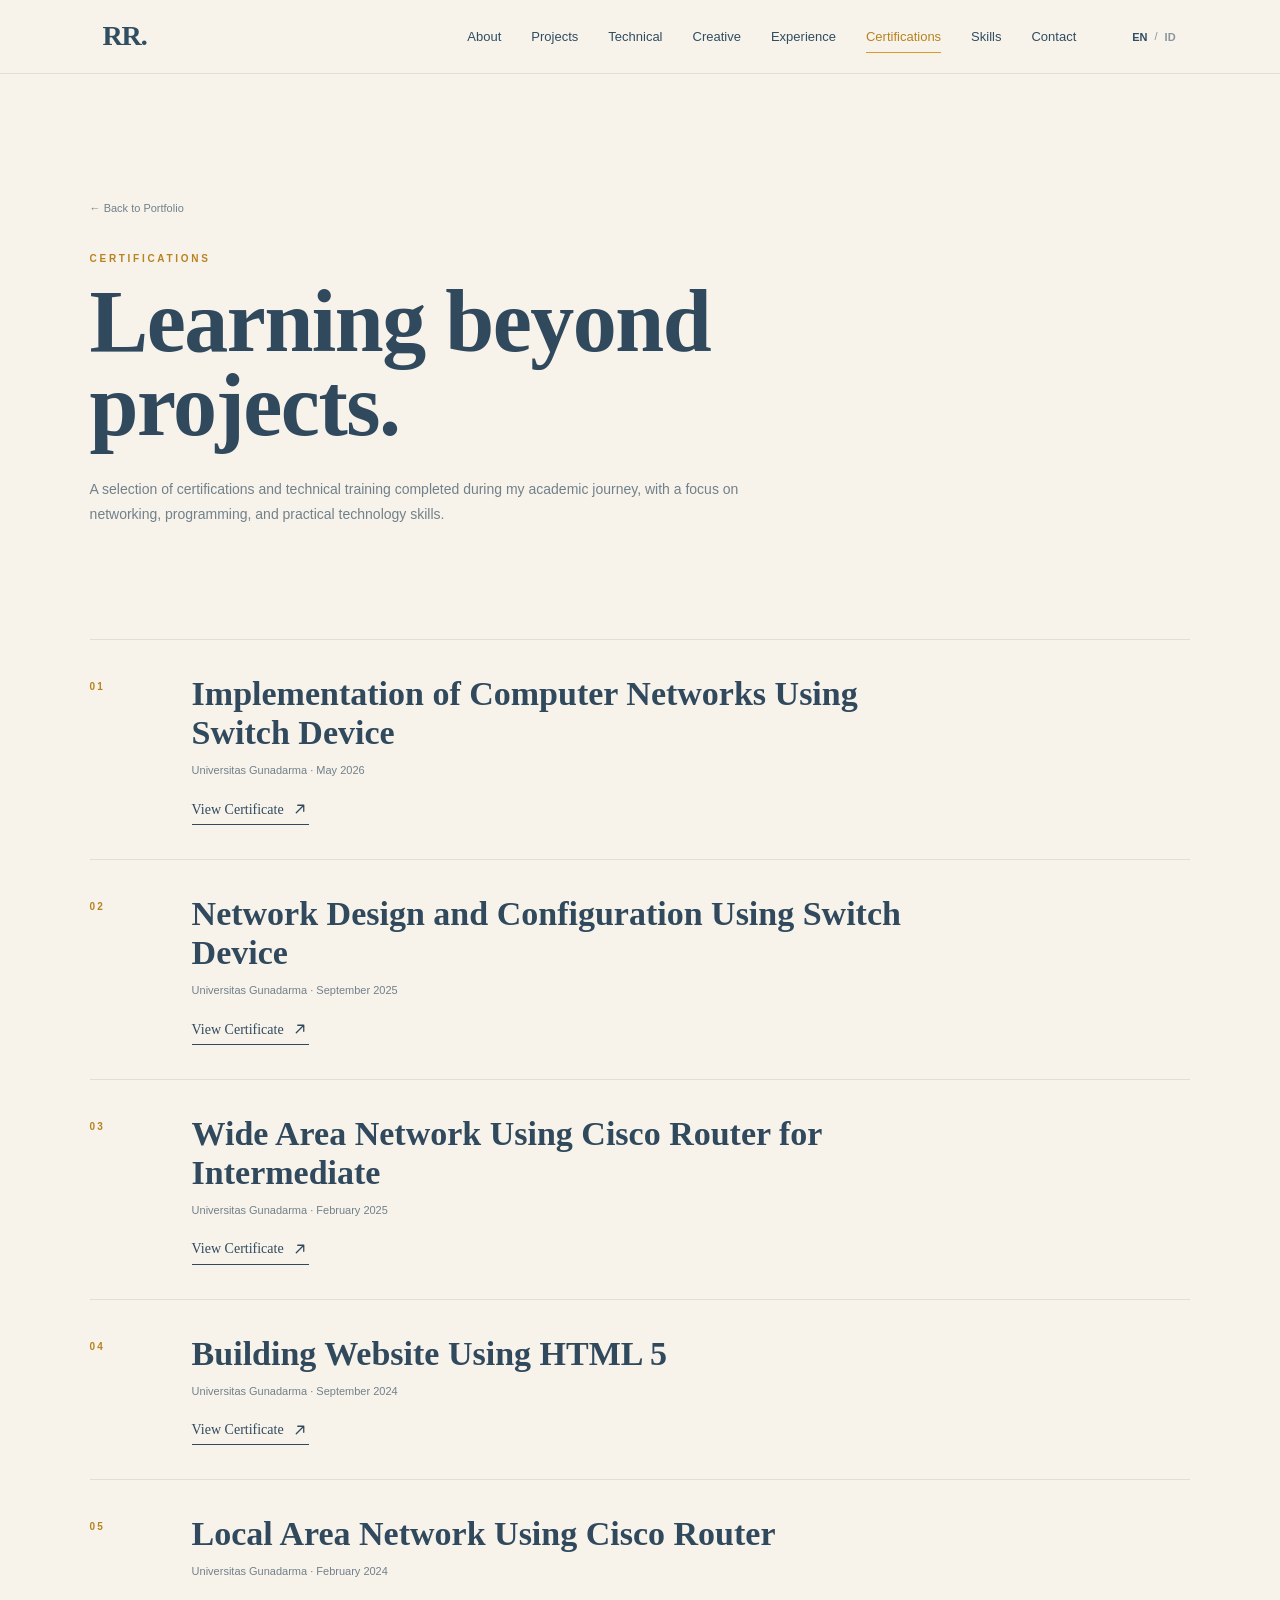
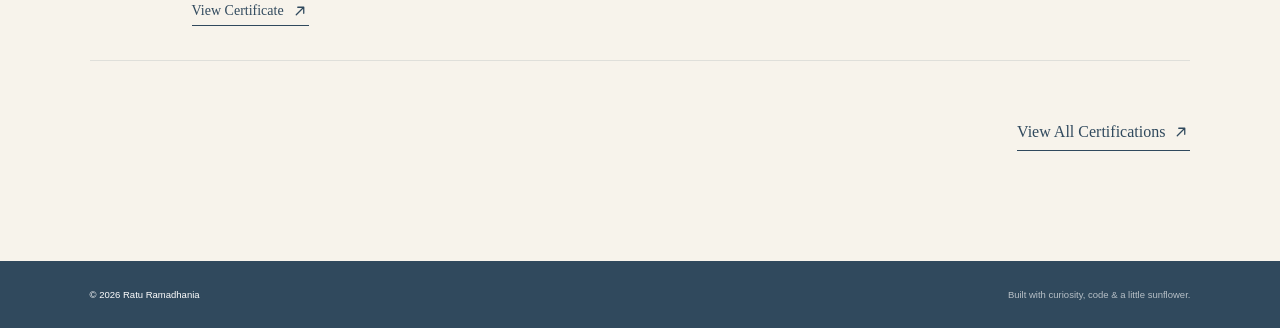
<file: certifications.html>
<!DOCTYPE html>
<html lang="en">

<head>

  <meta charset="UTF-8">

  <meta
    name="viewport"
    content="width=device-width, initial-scale=1.0"
  >

  <meta
    name="description"
    content="Certifications and technical training completed by Ratu Ramadhania."
  >

  <title>
    Certifications | Ratu Ramadhania
  </title>

  <link rel="stylesheet" href="css/base.css">
  <link rel="stylesheet" href="css/certifications.css">

</head>


<body>


<!-- ========================================
     NAVBAR
======================================== -->

<header class="navbar">

  <a
    href="index.html#home"
    class="logo"
  >
    RR.
  </a>


  <nav class="nav-links">

    <a
      href="index.html#about"
      data-en="About"
      data-id="Tentang"
    >
      About
    </a>

    <a
      href="index.html#projects"
      data-en="Projects"
      data-id="Proyek"
    >
      Projects
    </a>

    <a
      href="index.html#technical"
      data-en="Technical"
      data-id="Teknis"
    >
      Technical
    </a>

    <a
      href="index.html#creative"
      data-en="Creative"
      data-id="Kreatif"
    >
      Creative
    </a>

    <a
      href="index.html#experience"
      data-en="Experience"
      data-id="Pengalaman"
    >
      Experience
    </a>

    <a
      href="certifications.html"
      class="active"
      data-en="Certifications"
      data-id="Sertifikasi"
    >
      Certifications
    </a>

    <a
      href="index.html#skills"
      data-en="Skills"
      data-id="Keahlian"
    >
      Skills
    </a>

    <a
      href="index.html#contact"
      data-en="Contact"
      data-id="Kontak"
    >
      Contact
    </a>

  </nav>


  <div class="language-switch">

    <button
      type="button"
      class="lang-button active"
      data-lang="en"
    >
      EN
    </button>

    <span>/</span>

    <button
      type="button"
      class="lang-button"
      data-lang="id"
    >
      ID
    </button>

  </div>

</header>



<main>


<!-- ========================================
     HERO
======================================== -->

<section class="cert-hero">

  <div class="cert-container">

    <a
      href="index.html"
      class="cert-back"
      data-en="← Back to Portfolio"
      data-id="← Kembali ke Portfolio"
    >
      ← Back to Portfolio
    </a>


    <p
      class="section-label"
      data-en="Certifications"
      data-id="Sertifikasi"
    >
      Certifications
    </p>


    <h1
      data-en="Learning beyond projects."
      data-id="Belajar di luar proyek."
    >
      Learning beyond projects.
    </h1>


    <p
      class="cert-intro"
      data-en="A selection of certifications and technical training completed during my academic journey, with a focus on networking, programming, and practical technology skills."
      data-id="Pilihan sertifikasi dan pelatihan teknis yang saya selesaikan selama masa studi, dengan fokus pada jaringan, pemrograman, dan keterampilan teknologi praktis."
    >
      A selection of certifications and technical training
      completed during my academic journey, with a focus on
      networking, programming, and practical technology skills.
    </p>

  </div>

</section>



<!-- ========================================
     CERTIFICATION LIST
======================================== -->

<section class="cert-list-section">

  <div class="cert-container">


    <!-- CERTIFICATE 01 -->

    <article class="cert-item">

      <span class="cert-number">
        01
      </span>


      <div class="cert-content">

        <h2>
          Implementation of Computer Networks Using Switch Device
        </h2>

        <p>
          Universitas Gunadarma · May 2026
        </p>


        <a
          href="https://e-sert.gunadarma.ac.id/detail/51422392"
          target="_blank"
          rel="noopener noreferrer"
          class="cert-link"
        >

          <span
            data-en="View Certificate"
            data-id="Lihat Sertifikat"
          >
            View Certificate
          </span>


          <span class="cert-arrow" aria-hidden="true">

            <svg
              viewBox="0 0 24 24"
              width="18"
              height="18"
              fill="none"
            >

              <path
                d="M7 17L17 7M17 7H9M17 7V15"
                stroke="currentColor"
                stroke-width="1.7"
                stroke-linecap="round"
                stroke-linejoin="round"
              />

            </svg>

          </span>

        </a>

      </div>

    </article>



    <!-- CERTIFICATE 02 -->

    <article class="cert-item">

      <span class="cert-number">
        02
      </span>


      <div class="cert-content">

        <h2>
          Network Design and Configuration Using Switch Device
        </h2>

        <p>
          Universitas Gunadarma · September 2025
        </p>


        <a
          href="https://e-sert.gunadarma.ac.id/detail/51422392"
          target="_blank"
          rel="noopener noreferrer"
          class="cert-link"
        >

          <span
            data-en="View Certificate"
            data-id="Lihat Sertifikat"
          >
            View Certificate
          </span>


          <span class="cert-arrow" aria-hidden="true">

            <svg
              viewBox="0 0 24 24"
              width="18"
              height="18"
              fill="none"
            >

              <path
                d="M7 17L17 7M17 7H9M17 7V15"
                stroke="currentColor"
                stroke-width="1.7"
                stroke-linecap="round"
                stroke-linejoin="round"
              />

            </svg>

          </span>

        </a>

      </div>

    </article>



    <!-- CERTIFICATE 03 -->

    <article class="cert-item">

      <span class="cert-number">
        03
      </span>


      <div class="cert-content">

        <h2>
          Wide Area Network Using Cisco Router for Intermediate
        </h2>

        <p>
          Universitas Gunadarma · February 2025
        </p>


        <a
          href="https://e-sert.gunadarma.ac.id/detail/51422392"
          target="_blank"
          rel="noopener noreferrer"
          class="cert-link"
        >

          <span
            data-en="View Certificate"
            data-id="Lihat Sertifikat"
          >
            View Certificate
          </span>


          <span class="cert-arrow" aria-hidden="true">

            <svg
              viewBox="0 0 24 24"
              width="18"
              height="18"
              fill="none"
            >

              <path
                d="M7 17L17 7M17 7H9M17 7V15"
                stroke="currentColor"
                stroke-width="1.7"
                stroke-linecap="round"
                stroke-linejoin="round"
              />

            </svg>

          </span>

        </a>

      </div>

    </article>



    <!-- CERTIFICATE 04 -->

    <article class="cert-item">

      <span class="cert-number">
        04
      </span>


      <div class="cert-content">

        <h2>
          Building Website Using HTML 5
        </h2>

        <p>
          Universitas Gunadarma · September 2024
        </p>


        <a
          href="https://e-sert.gunadarma.ac.id/detail/51422392"
          target="_blank"
          rel="noopener noreferrer"
          class="cert-link"
        >

          <span
            data-en="View Certificate"
            data-id="Lihat Sertifikat"
          >
            View Certificate
          </span>


          <span class="cert-arrow" aria-hidden="true">

            <svg
              viewBox="0 0 24 24"
              width="18"
              height="18"
              fill="none"
            >

              <path
                d="M7 17L17 7M17 7H9M17 7V15"
                stroke="currentColor"
                stroke-width="1.7"
                stroke-linecap="round"
                stroke-linejoin="round"
              />

            </svg>

          </span>

        </a>

      </div>

    </article>



    <!-- CERTIFICATE 05 -->

    <article class="cert-item">

      <span class="cert-number">
        05
      </span>


      <div class="cert-content">

        <h2>
          Local Area Network Using Cisco Router
        </h2>

        <p>
          Universitas Gunadarma · February 2024
        </p>


        <a
          href="https://e-sert.gunadarma.ac.id/detail/51422392"
          target="_blank"
          rel="noopener noreferrer"
          class="cert-link"
        >

          <span
            data-en="View Certificate"
            data-id="Lihat Sertifikat"
          >
            View Certificate
          </span>


          <span class="cert-arrow" aria-hidden="true">

            <svg
              viewBox="0 0 24 24"
              width="18"
              height="18"
              fill="none"
            >

              <path
                d="M7 17L17 7M17 7H9M17 7V15"
                stroke="currentColor"
                stroke-width="1.7"
                stroke-linecap="round"
                stroke-linejoin="round"
              />

            </svg>

          </span>

        </a>

      </div>

    </article>



    <!-- VIEW ALL -->

    <div class="cert-all">

      <a
        href="https://e-sert.gunadarma.ac.id/detail/51422392"
        target="_blank"
        rel="noopener noreferrer"
        class="cert-all-link"
      >

        <span
          data-en="View All Certifications"
          data-id="Lihat Semua Sertifikasi"
        >
          View All Certifications
        </span>


        <span class="cert-arrow" aria-hidden="true">

          <svg
            viewBox="0 0 24 24"
            width="18"
            height="18"
            fill="none"
          >

            <path
              d="M7 17L17 7M17 7H9M17 7V15"
              stroke="currentColor"
              stroke-width="1.7"
              stroke-linecap="round"
              stroke-linejoin="round"
            />

          </svg>

        </span>

      </a>

    </div>


  </div>

</section>


</main>



<!-- ========================================
     FOOTER
======================================== -->

<footer class="portfolio-footer">

  <p>
    © 2026 Ratu Ramadhania
  </p>

  <p
    data-en="Built with curiosity, code & a little sunflower."
    data-id="Dibuat dengan rasa penasaran, kode & sedikit bunga matahari."
  >
    Built with curiosity, code & a little sunflower.
  </p>

</footer>



<!-- ========================================
     LANGUAGE
======================================== -->

<script src="js/language.js"></script>


</body>

</html>
</file>
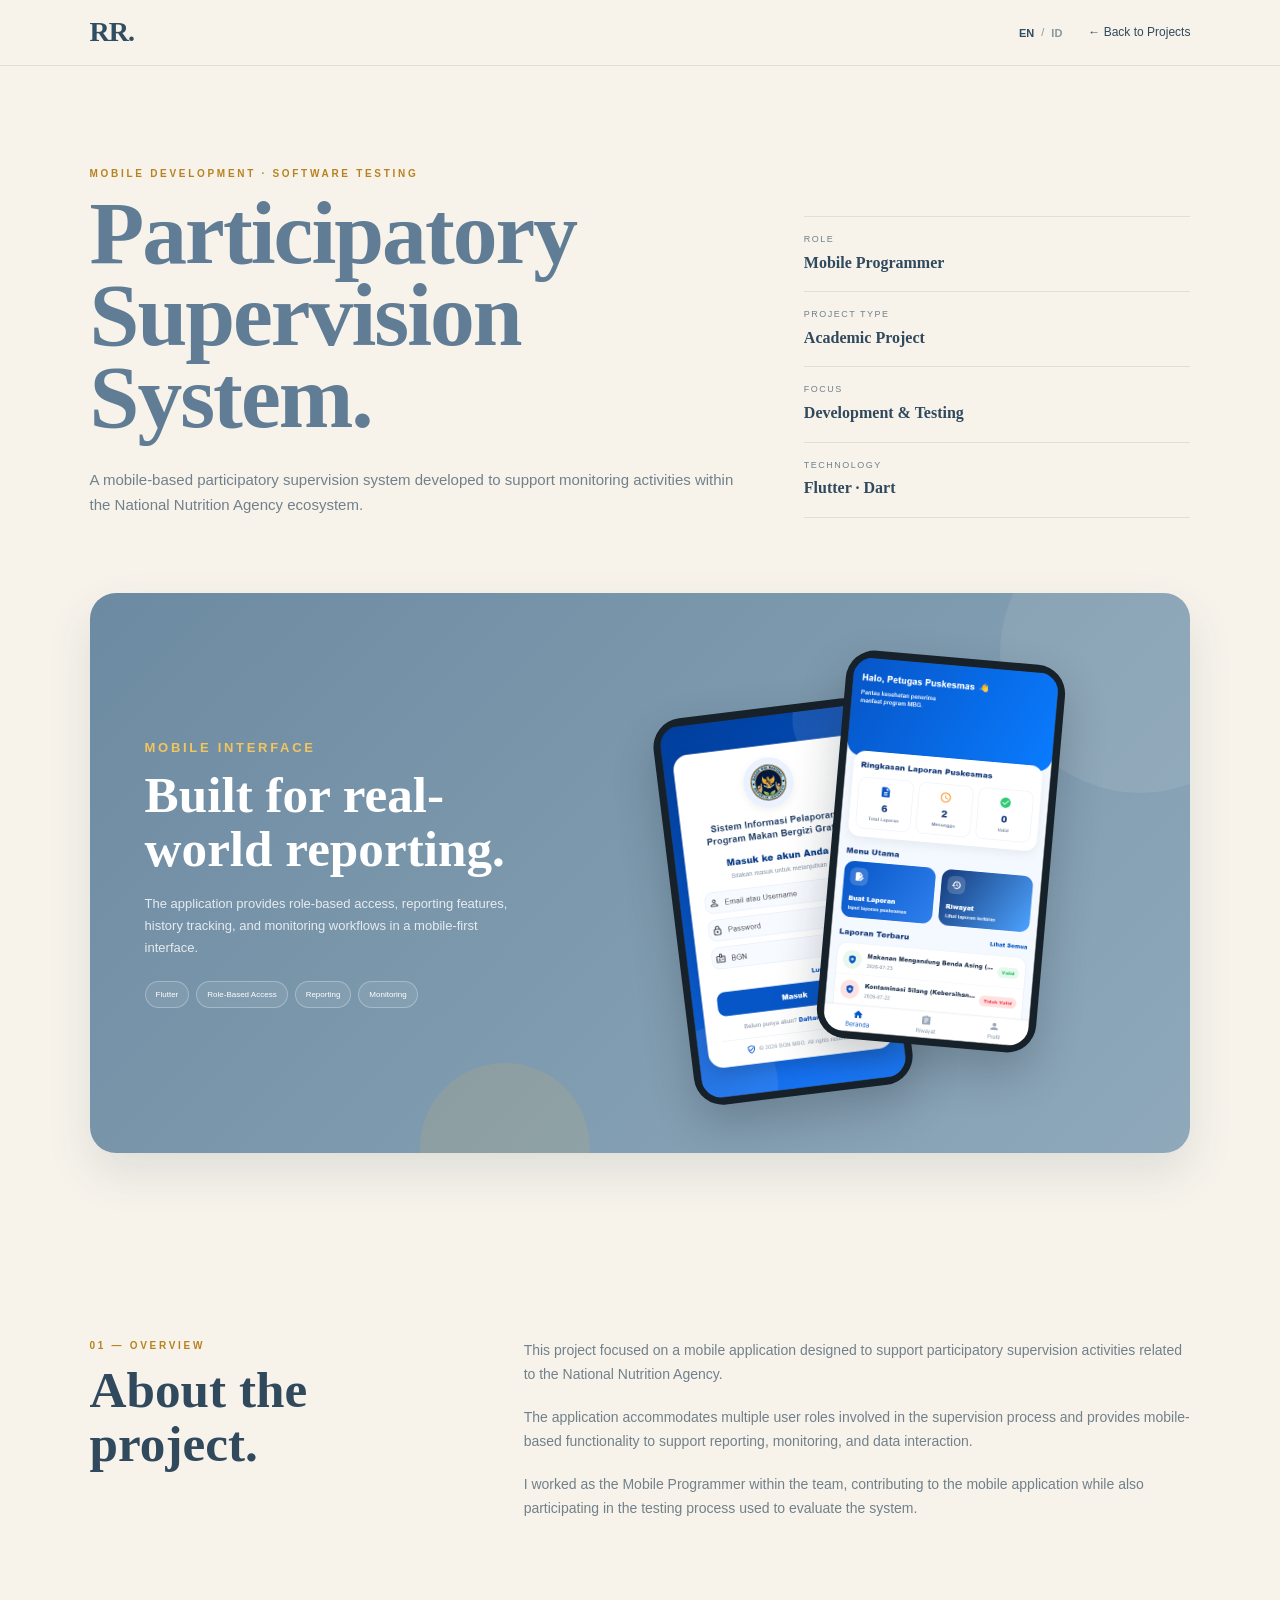
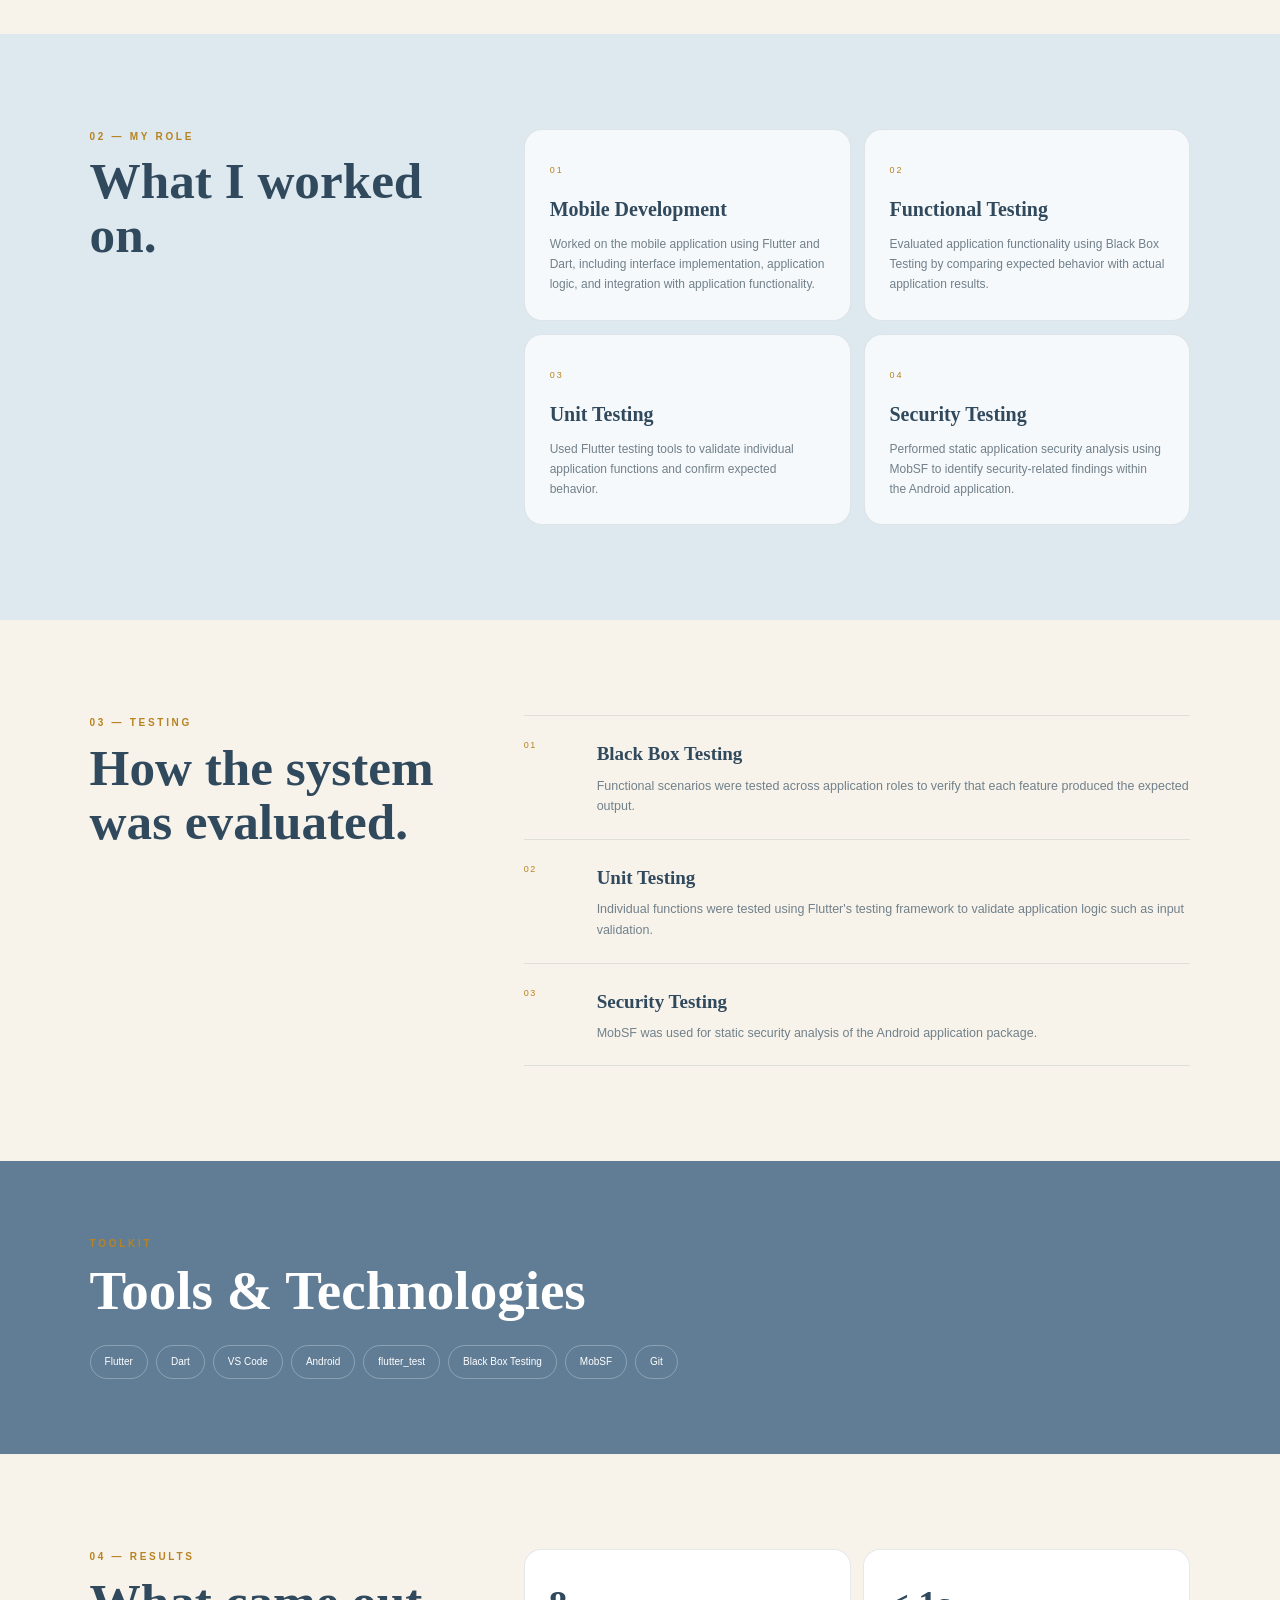
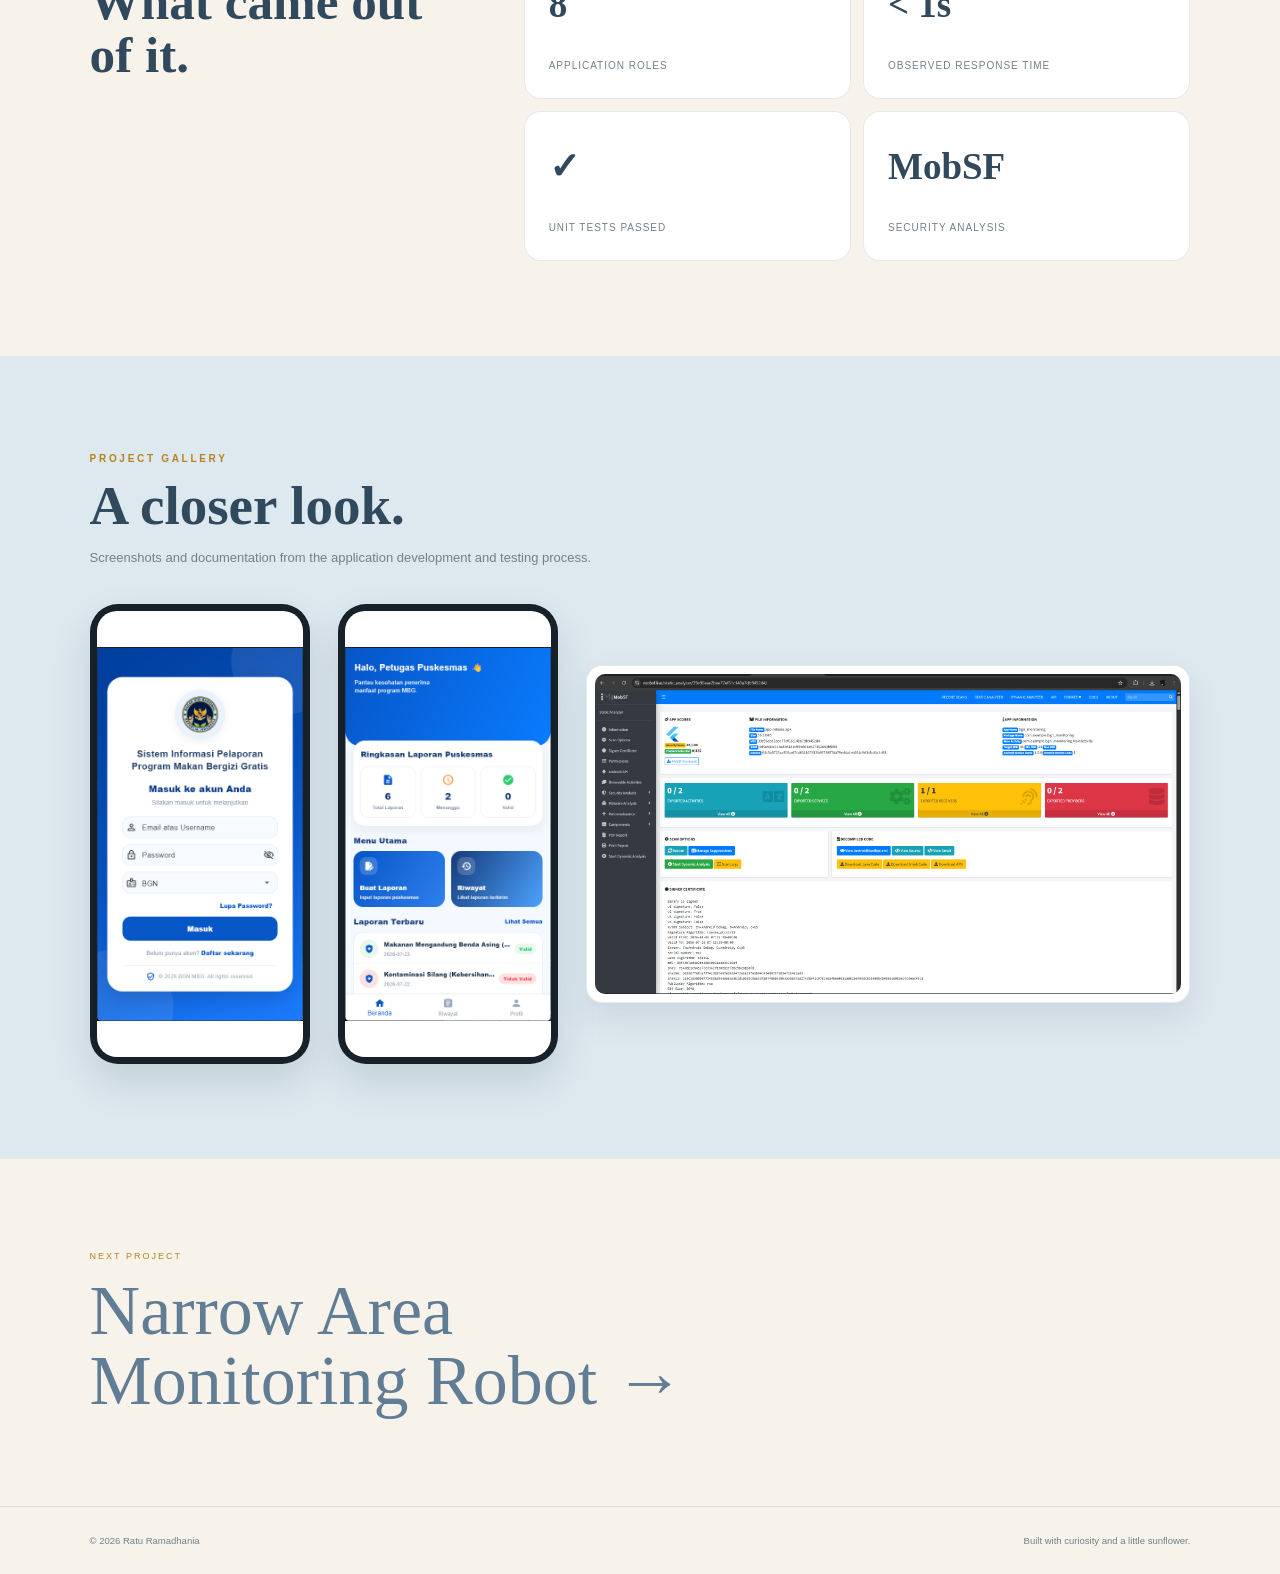
<file: project-bgn.html>
<!DOCTYPE html>
<html lang="en">

<head>
  <meta charset="UTF-8">

  <meta
    name="viewport"
    content="width=device-width, initial-scale=1.0"
  >

  <meta
    name="description"
    content="Participatory Supervision System project by Ratu Ramadhania."
  >

  <title>
    Participatory Supervision System | Ratu Ramadhania
  </title>

  <link rel="stylesheet" href="css/base.css">
  <link rel="stylesheet" href="css/project.css">
  <link rel="stylesheet" href="css/responsive.css">
</head>


<body class="project-page">


<!-- ========================================
     PROJECT NAVBAR
======================================== -->

<header class="project-navbar">

  <a
    href="index.html"
    class="logo"
  >
    RR.
  </a>


  <div class="project-nav-actions">

    <div class="language-switch">

      <button
        type="button"
        class="lang-button active"
        data-lang="en"
      >
        EN
      </button>

      <span>/</span>

      <button
        type="button"
        class="lang-button"
        data-lang="id"
      >
        ID
      </button>

    </div>


    <a
      href="index.html#projects"
      class="back-link"
      data-en="← Back to Projects"
      data-id="← Kembali ke Proyek"
    >
      ← Back to Projects
    </a>

  </div>

</header>



<main>


<!-- ========================================
     PROJECT HERO
======================================== -->

<section class="project-detail-hero">

  <div class="project-detail-intro">

    <p
      class="section-label"
      data-en="Mobile Development · Software Testing"
      data-id="Pengembangan Mobile · Pengujian Perangkat Lunak"
    >
      Mobile Development · Software Testing
    </p>


    <h1>
      <span
        data-en="Participatory"
        data-id="Sistem Pengawasan"
      >
        Participatory
      </span>

      <span
        data-en="Supervision System."
        data-id="Partisipatif."
      >
        Supervision System.
      </span>
    </h1>


    <p
      class="project-lead"
      data-en="A mobile-based participatory supervision system developed to support monitoring activities within the National Nutrition Agency ecosystem."
      data-id="Sistem pengawasan partisipatif berbasis aplikasi mobile yang dikembangkan untuk mendukung aktivitas pemantauan dalam ekosistem Badan Gizi Nasional."
    >
      A mobile-based participatory supervision system
      developed to support monitoring activities within
      the National Nutrition Agency ecosystem.
    </p>

  </div>



  <div class="project-meta">

    <div>

      <span
        data-en="Role"
        data-id="Peran"
      >
        Role
      </span>

      <strong>
        Mobile Programmer
      </strong>

    </div>


    <div>

      <span
        data-en="Project Type"
        data-id="Jenis Proyek"
      >
        Project Type
      </span>

      <strong
        data-en="Academic Project"
        data-id="Proyek Akademik"
      >
        Academic Project
      </strong>

    </div>


    <div>

      <span
        data-en="Focus"
        data-id="Fokus"
      >
        Focus
      </span>

      <strong
        data-en="Development & Testing"
        data-id="Pengembangan & Pengujian"
      >
        Development & Testing
      </strong>

    </div>


    <div>

      <span
        data-en="Technology"
        data-id="Teknologi"
      >
        Technology
      </span>

      <strong>
        Flutter · Dart
      </strong>

    </div>

  </div>

</section>



<!-- ========================================
     PROJECT VISUAL
======================================== -->

<section class="project-showcase bgn-showcase">

  <div class="bgn-showcase-inner">

    <div class="bgn-showcase-copy">

      <p
        class="section-label"
        data-en="Mobile Interface"
        data-id="Antarmuka Mobile"
      >
        Mobile Interface
      </p>

      <h2
        data-en="Built for real-world reporting."
        data-id="Dibuat untuk proses pelaporan nyata."
      >
        Built for real-world reporting.
      </h2>

      <p
        data-en="The application provides role-based access, reporting features, history tracking, and monitoring workflows in a mobile-first interface."
        data-id="Aplikasi menyediakan akses berdasarkan peran, fitur pelaporan, riwayat, dan alur pemantauan dalam antarmuka yang berfokus pada penggunaan mobile."
      >
        The application provides role-based access,
        reporting features, history tracking,
        and monitoring workflows in a mobile-first interface.
      </p>

      <div class="bgn-showcase-tags">
        <span>Flutter</span>
        <span>Role-Based Access</span>
        <span>Reporting</span>
        <span>Monitoring</span>
      </div>

    </div>


    <div class="bgn-phone-stage">

      <div class="bgn-phone bgn-phone-left">

        <img
          src="assets/bgn-mobile-1.png"
          alt="BGN participatory supervision login screen"
        >

      </div>


      <div class="bgn-phone bgn-phone-right">

        <img
          src="assets/bgn-mobile-2.png"
          alt="BGN participatory supervision dashboard"
        >

      </div>

    </div>

  </div>

</section>


<!-- ========================================
     OVERVIEW
======================================== -->

<section class="project-detail-section">

  <div class="project-detail-heading">

    <p
      class="section-label"
      data-en="01 — Overview"
      data-id="01 — Gambaran Umum"
    >
      01 — Overview
    </p>

    <h2
      data-en="About the project."
      data-id="Tentang proyek ini."
    >
      About the project.
    </h2>

  </div>


  <div class="project-detail-text">

    <p
      data-en="This project focused on a mobile application designed to support participatory supervision activities related to the National Nutrition Agency."
      data-id="Proyek ini berfokus pada aplikasi mobile yang dirancang untuk mendukung kegiatan pengawasan partisipatif yang berkaitan dengan Badan Gizi Nasional."
    >
      This project focused on a mobile application
      designed to support participatory supervision
      activities related to the National Nutrition Agency.
    </p>


    <p
      data-en="The application accommodates multiple user roles involved in the supervision process and provides mobile-based functionality to support reporting, monitoring, and data interaction."
      data-id="Aplikasi ini mengakomodasi beberapa peran pengguna yang terlibat dalam proses pengawasan serta menyediakan fungsi berbasis mobile untuk mendukung pelaporan, pemantauan, dan interaksi data."
    >
      The application accommodates multiple user roles
      involved in the supervision process and provides
      mobile-based functionality to support reporting,
      monitoring, and data interaction.
    </p>


    <p
      data-en="I worked as the Mobile Programmer within the team, contributing to the mobile application while also participating in the testing process used to evaluate the system."
      data-id="Saya berperan sebagai Mobile Programmer dalam tim, berkontribusi pada pengembangan aplikasi mobile sekaligus terlibat dalam proses pengujian untuk mengevaluasi sistem."
    >
      I worked as the Mobile Programmer within the team,
      contributing to the mobile application while also
      participating in the testing process used to evaluate
      the system.
    </p>

  </div>

</section>



<!-- ========================================
     MY ROLE
======================================== -->

<section class="project-detail-section project-detail-blue">

  <div class="project-detail-heading">

    <p
      class="section-label"
      data-en="02 — My Role"
      data-id="02 — Peran Saya"
    >
      02 — My Role
    </p>

    <h2
      data-en="What I worked on."
      data-id="Apa yang saya kerjakan."
    >
      What I worked on.
    </h2>

  </div>


  <div class="project-role-grid">


    <article class="project-role-card">

      <span>01</span>

      <h3
        data-en="Mobile Development"
        data-id="Pengembangan Mobile"
      >
        Mobile Development
      </h3>

      <p
        data-en="Worked on the mobile application using Flutter and Dart, including interface implementation, application logic, and integration with application functionality."
        data-id="Mengembangkan aplikasi mobile menggunakan Flutter dan Dart, termasuk implementasi antarmuka, logika aplikasi, dan integrasi fungsi pada aplikasi."
      >
        Worked on the mobile application using Flutter
        and Dart, including interface implementation,
        application logic, and integration with
        application functionality.
      </p>

    </article>



    <article class="project-role-card">

      <span>02</span>

      <h3
        data-en="Functional Testing"
        data-id="Pengujian Fungsional"
      >
        Functional Testing
      </h3>

      <p
        data-en="Evaluated application functionality using Black Box Testing by comparing expected behavior with actual application results."
        data-id="Mengevaluasi fungsi aplikasi menggunakan Black Box Testing dengan membandingkan expected result dan actual result."
      >
        Evaluated application functionality using
        Black Box Testing by comparing expected
        behavior with actual application results.
      </p>

    </article>



    <article class="project-role-card">

      <span>03</span>

      <h3
        data-en="Unit Testing"
        data-id="Unit Testing"
      >
        Unit Testing
      </h3>

      <p
        data-en="Used Flutter testing tools to validate individual application functions and confirm expected behavior."
        data-id="Menggunakan tools pengujian Flutter untuk memvalidasi fungsi individual aplikasi dan memastikan hasil sesuai dengan perilaku yang diharapkan."
      >
        Used Flutter testing tools to validate
        individual application functions and
        confirm expected behavior.
      </p>

    </article>



    <article class="project-role-card">

      <span>04</span>

      <h3
        data-en="Security Testing"
        data-id="Pengujian Keamanan"
      >
        Security Testing
      </h3>

      <p
        data-en="Performed static application security analysis using MobSF to identify security-related findings within the Android application."
        data-id="Melakukan analisis keamanan statis menggunakan MobSF untuk mengidentifikasi temuan keamanan pada aplikasi Android."
      >
        Performed static application security analysis
        using MobSF to identify security-related
        findings within the Android application.
      </p>

    </article>

  </div>

</section>



<!-- ========================================
     TESTING
======================================== -->

<section class="project-detail-section">

  <div class="project-detail-heading">

    <p
      class="section-label"
      data-en="03 — Testing"
      data-id="03 — Pengujian"
    >
      03 — Testing
    </p>

    <h2
      data-en="How the system was evaluated."
      data-id="Bagaimana sistem dievaluasi."
    >
      How the system was evaluated.
    </h2>

  </div>


  <div class="testing-list">


    <div class="testing-item">

      <div class="testing-number">
        01
      </div>

      <div>

        <h3>
          Black Box Testing
        </h3>

        <p
          data-en="Functional scenarios were tested across application roles to verify that each feature produced the expected output."
          data-id="Skenario fungsional diuji pada berbagai peran pengguna untuk memastikan setiap fitur menghasilkan output yang sesuai."
        >
          Functional scenarios were tested across
          application roles to verify that each feature
          produced the expected output.
        </p>

      </div>

    </div>



    <div class="testing-item">

      <div class="testing-number">
        02
      </div>

      <div>

        <h3>
          Unit Testing
        </h3>

        <p
          data-en="Individual functions were tested using Flutter's testing framework to validate application logic such as input validation."
          data-id="Fungsi individual diuji menggunakan framework pengujian Flutter untuk memvalidasi logika aplikasi seperti validasi input."
        >
          Individual functions were tested using
          Flutter's testing framework to validate
          application logic such as input validation.
        </p>

      </div>

    </div>



    <div class="testing-item">

      <div class="testing-number">
        03
      </div>

      <div>

        <h3>
          Security Testing
        </h3>

        <p
          data-en="MobSF was used for static security analysis of the Android application package."
          data-id="MobSF digunakan untuk melakukan analisis keamanan statis pada paket aplikasi Android."
        >
          MobSF was used for static security analysis
          of the Android application package.
        </p>

      </div>

    </div>

  </div>

</section>



<!-- ========================================
     TOOLS
======================================== -->

<section class="project-tools-section">

  <p
    class="section-label section-label-light"
    data-en="Toolkit"
    data-id="Tools"
  >
    Toolkit
  </p>


  <h2
    data-en="Tools & Technologies"
    data-id="Tools & Teknologi"
  >
    Tools & Technologies
  </h2>


  <div class="project-tool-tags">

    <span>Flutter</span>
    <span>Dart</span>
    <span>VS Code</span>
    <span>Android</span>
    <span>flutter_test</span>
    <span>Black Box Testing</span>
    <span>MobSF</span>
    <span>Git</span>

  </div>

</section>



<!-- ========================================
     RESULTS
======================================== -->

<section class="project-detail-section">

  <div class="project-detail-heading">

    <p
      class="section-label"
      data-en="04 — Results"
      data-id="04 — Hasil"
    >
      04 — Results
    </p>

    <h2
      data-en="What came out of it."
      data-id="Hasil yang diperoleh."
    >
      What came out of it.
    </h2>

  </div>


  <div class="results-grid">


    <div class="result-card">

      <strong>
        8
      </strong>

      <span
        data-en="Application Roles"
        data-id="Peran Aplikasi"
      >
        Application Roles
      </span>

    </div>



    <div class="result-card">

      <strong>
        &lt; 1s
      </strong>

      <span
        data-en="Observed Response Time"
        data-id="Waktu Respons Teramati"
      >
        Observed Response Time
      </span>

    </div>



    <div class="result-card">

      <strong>
        ✓
      </strong>

      <span
        data-en="Unit Tests Passed"
        data-id="Unit Test Berhasil"
      >
        Unit Tests Passed
      </span>

    </div>



    <div class="result-card">

      <strong>
        MobSF
      </strong>

      <span
        data-en="Security Analysis"
        data-id="Analisis Keamanan"
      >
        Security Analysis
      </span>

    </div>

  </div>

</section>



<!-- ========================================
     PROJECT GALLERY
======================================== -->

<section class="project-gallery-section">

  <div class="project-gallery-heading">

    <p
      class="section-label"
      data-en="Project Gallery"
      data-id="Galeri Proyek"
    >
      Project Gallery
    </p>

    <h2
      data-en="A closer look."
      data-id="Lihat lebih dekat."
    >
      A closer look.
    </h2>

    <p
      data-en="Screenshots and documentation from the application development and testing process."
      data-id="Screenshot dan dokumentasi dari proses pengembangan serta pengujian aplikasi."
    >
      Screenshots and documentation from the
      application development and testing process.
    </p>

  </div>


  <div class="project-gallery">

    <div class="phone-shot">

      <img
        src="assets/bgn-mobile-1.png"
        alt="Participatory Supervision System login interface"
      >

    </div>


    <div class="phone-shot">

      <img
        src="assets/bgn-mobile-2.png"
        alt="Participatory Supervision System dashboard"
      >

    </div>


    <div class="desktop-shot">

      <img
        src="assets/bgn-testing.png"
        alt="MobSF security testing result"
      >

    </div>

  </div>

</section>



<!-- ========================================
     NEXT PROJECT
======================================== -->

<section class="next-project">

  <p
    data-en="Next Project"
    data-id="Proyek Berikutnya"
  >
    Next Project
  </p>


  <a href="project-iot.html">

    <span
      data-en="Narrow Area"
      data-id="Robot Pemantau"
    >
      Narrow Area
    </span>

    <span
      data-en="Monitoring Robot →"
      data-id="Area Sempit →"
    >
      Monitoring Robot →
    </span>

  </a>

</section>


</main>



<footer>

  <p>
    © 2026 Ratu Ramadhania
  </p>

  <p
    data-en="Built with curiosity and a little sunflower."
    data-id="Dibuat dengan rasa penasaran dan sedikit bunga matahari."
  >
    Built with curiosity and a little sunflower.
  </p>

</footer>



<script src="js/main.js"></script>
<script src="js/interactions.js"></script>
<script src="js/language.js"></script>
<script src="js/creative-lightbox.js"></script>


</body>
</html>
</file>
<file: css/base.css>
:root {
  --cream: #f7f3eb;
  --cream-dark: #eee8de;

  --blue: #607d95;
  --blue-dark: #30495d;
  --blue-soft: #dde8ef;

  --yellow: #e8b84d;
  --yellow-dark: #b78320;

  --text: #34434e;
  --muted: #71808a;

  --white: #ffffff;

  --border: rgba(48, 73, 93, 0.12);
}


/* ========================================
   RESET
======================================== */

* {
  margin: 0;
  padding: 0;
  box-sizing: border-box;
}

html {
  width: 100%;
  max-width: 100%;

  scroll-behavior: smooth;
  scroll-padding-top: 70px;
}

body {
  width: 100%;
  max-width: 100%;

  background: var(--cream);
  color: var(--text);

  font-family:
    Arial,
    Helvetica,
    sans-serif;

  line-height: 1.65;

  overflow-x: hidden;
}

h1,
h2,
h3 {
  font-family:
    Georgia,
    "Times New Roman",
    serif;

  font-weight: 600;
}

a {
  color: inherit;
}


/* ========================================
   NAVBAR
======================================== */

.navbar {
  position: sticky;
  top: 0;
  z-index: 1000;

  width: 100%;
  min-height: 74px;

  display: flex;
  align-items: center;

  padding: 0 8%;

  background:
    rgba(247, 243, 235, 0.95);

  border-bottom:
    1px solid
    rgba(47, 72, 88, 0.12);

  backdrop-filter: blur(12px);
  -webkit-backdrop-filter: blur(12px);
}


/* LOGO */

.logo {
  flex-shrink: 0;

  margin-right: auto;

  color: #304d61;

  font-family:
    Georgia,
    "Times New Roman",
    serif;

  font-size: 28px;
  font-weight: 700;

  text-decoration: none;
  letter-spacing: -1px;
}


/* DESKTOP NAVIGATION */

.nav-links {
  display: flex;
  align-items: center;

  gap: 30px;

  margin-left: auto;
}

.nav-links a {
  position: relative;

  color: #304d61;

  font-size: 13px;
  font-weight: 500;

  text-decoration: none;

  white-space: nowrap;

  transition:
    color 0.25s ease,
    transform 0.25s ease;
}

.nav-links a:hover {
  color: #d99b25;

  transform:
    translateY(-2px);
}


/* NAV UNDERLINE */

.nav-links a::after {
  content: "";

  position: absolute;

  left: 0;
  bottom: -6px;

  width: 0;
  height: 1px;

  background: #d99b25;

  transition:
    width 0.25s ease;
}

.nav-links a:hover::after,
.nav-links a.active::after {
  width: 100%;
}


/* ACTIVE NAVIGATION */

.nav-links a.active {
  color: #d99b25;
}


/* ========================================
   LANGUAGE SWITCH
======================================== */

.language-switch {
  display: flex;
  align-items: center;

  gap: 5px;

  flex-shrink: 0;

  margin-left: 32px;

  color: #8a969d;

  font-size: 11px;
}

.lang-button {
  padding: 5px 2px;

  border: 0;

  background: transparent;

  color: #8a969d;

  font-family: inherit;

  font-size: 11px;
  font-weight: 700;

  cursor: pointer;

  transition:
    color 0.2s ease,
    transform 0.2s ease;
}

.lang-button:hover {
  color: #d99b25;

  transform:
    translateY(-1px);
}

.lang-button.active {
  color: #304d61;
}


/* ========================================
   HAMBURGER
======================================== */

.menu-button {
  display: none;

  margin-left: auto;

  border: 0;

  background: transparent;

  color: #304d61;

  font-size: 25px;

  cursor: pointer;
}


/* ========================================
   GENERAL SECTION
======================================== */

.section {
  width: 100%;

  padding:
    96px 7%;
}

.section-blue {
  background: var(--blue-soft);
}

.section-white {
  background: var(--white);
}

.section-label {
  margin-bottom: 9px;

  color: var(--yellow-dark);

  text-transform: uppercase;

  letter-spacing: 2.7px;

  font-size: 10px;
  font-weight: 700;
}

.section-title {
  max-width: 850px;

  margin-bottom: 38px;

  color: var(--blue-dark);

  font-size:
    clamp(
      39px,
      5vw,
      57px
    );

  line-height: 1.05;
}


/* ========================================
   BUTTONS
======================================== */

.button {
  min-height: 45px;

  padding:
    0 20px;

  display: inline-flex;

  align-items: center;
  justify-content: center;

  border-radius: 999px;

  text-decoration: none;

  font-size: 12px;

  transition:
    transform 0.2s ease,
    background 0.2s ease,
    box-shadow 0.2s ease;
}

.button-primary {
  background: var(--blue);

  color: white;

  border:
    1px solid var(--blue);
}

.button-primary:hover {
  background: var(--blue-dark);
}

.button-secondary {
  color: var(--blue-dark);

  border:
    1px solid var(--blue-dark);
}

.button-secondary:hover {
  background: white;
}

.button:hover {
  transform:
    translateY(-2px);
}


/* ========================================
   FOOTER
======================================== */

footer {
  width: 100%;

  padding:
    26px 7%;

  display: flex;

  justify-content: space-between;

  gap: 18px;

  border-top:
    1px solid var(--border);

  color: var(--muted);

  font-size: 9.5px;
}


/* ========================================
   MOBILE NAVBAR
======================================== */

@media (max-width: 900px) {

  .navbar {
    min-height: 68px;

    padding:
      0 24px;
  }

  .logo {
    margin-right: auto;

    font-size: 27px;
  }

  .nav-links {
    display: none;
  }

  .language-switch {
    margin-left: auto;
    margin-right: 18px;
  }

  .menu-button {
    display: block;

    margin-left: 0;
  }

}


@media (max-width: 480px) {

  .navbar {
    padding:
      0 20px;
  }

  .language-switch {
    margin-right: 14px;
  }

  .lang-button {
    font-size: 10px;
  }

}


/* ========================================
   DESKTOP NAVBAR
======================================== */

@media (min-width: 901px) {

  .navbar {
    display: grid !important;

    grid-template-columns:
      auto
      1fr
      auto;

    align-items: center;

    column-gap: 44px;

    width: 100%;

    min-height: 74px;

    padding:
      0 8%;

    position: sticky;

    top: 0;

    z-index: 1000;

    background:
      rgba(247, 243, 235, 0.96);

    border-bottom:
      1px solid
      rgba(48, 73, 93, 0.12);
  }


  .logo {
    margin: 0 !important;

    justify-self: start;

    font-size: 28px;
  }


  .nav-links {
    display: flex !important;

    justify-self: end;

    align-items: center;

    gap: 30px;

    margin: 0 !important;
  }


  .nav-links a {
    white-space: nowrap;
  }


  .language-switch {
    justify-self: end;

    margin: 0 !important;

    margin-left:
      10px !important;
  }


  .menu-button {
    display: none !important;
  }

}


/* ========================================
   MOBILE MENU VISIBILITY
======================================== */

.mobile-menu {
  display: none !important;
}

@media (min-width: 901px) {

  .mobile-menu,
  .mobile-menu.active {
    display: none !important;
  }

  .menu-button {
    display: none !important;
  }

}


/* =========================================
   REVERSIBLE SCROLL REVEAL
========================================= */

.reveal,
.reveal-left,
.reveal-right,
.reveal-scale {
  will-change:
    opacity,
    transform;
}


/* DEFAULT — FROM BOTTOM */

.reveal {
  opacity: 0;

  transform:
    translateY(34px);

  transition:
    opacity 0.6s ease,
    transform 0.8s
    cubic-bezier(
      0.16,
      1,
      0.3,
      1
    );
}


/* FROM LEFT */

.reveal-left {
  opacity: 0;

  transform:
    translateX(-38px);

  transition:
    opacity 0.6s ease,
    transform 0.8s
    cubic-bezier(
      0.16,
      1,
      0.3,
      1
    );
}


/* FROM RIGHT */

.reveal-right {
  opacity: 0;

  transform:
    translateX(38px);

  transition:
    opacity 0.6s ease,
    transform 0.8s
    cubic-bezier(
      0.16,
      1,
      0.3,
      1
    );
}


/* SCALE */

.reveal-scale {
  opacity: 0;

  transform:
    scale(0.96);

  transition:
    opacity 0.6s ease,
    transform 0.8s
    cubic-bezier(
      0.16,
      1,
      0.3,
      1
    );
}


/* VISIBLE */

.reveal.is-visible,
.reveal-left.is-visible,
.reveal-right.is-visible,
.reveal-scale.is-visible {
  opacity: 1;

  transform:
    translate3d(0, 0, 0)
    scale(1);
}


/* =========================================
   REVEAL DELAYS
========================================= */

.reveal-delay-1 {
  transition-delay: 0.06s;
}

.reveal-delay-2 {
  transition-delay: 0.12s;
}

.reveal-delay-3 {
  transition-delay: 0.18s;
}


/* =========================================
   SUNFLOWER MOTION
========================================= */

.sunflower,
.decorative-sunflower {

  --flower-x: 0px;
  --flower-y: 0px;

  --flower-float: 0px;

  --flower-rotate: 0deg;
  --flower-scroll: 0deg;

  transform:
    translate(
      var(--flower-x),
      calc(
        var(--flower-y)
        +
        var(--flower-float)
      )
    )
    rotate(
      calc(
        var(--flower-rotate)
        +
        var(--flower-scroll)
      )
    );

  transition:
    transform 0.16s ease-out;

  will-change:
    transform;
}


/* =========================================
   PROJECT CARD INTERACTION
========================================= */

.project-card {
  transform-style:
    preserve-3d;

  transition:
    transform 0.25s ease,
    box-shadow 0.25s ease;

  will-change:
    transform;
}


/* =========================================
   MOBILE MOTION
========================================= */

@media (max-width: 700px) {

  /*
    Lebih pendek di HP supaya tidak terasa
    terlalu dramatis / berat.
  */

  .reveal {
    transform:
      translateY(22px);
  }

  .reveal-left {
    transform:
      translateX(-22px);
  }

  .reveal-right {
    transform:
      translateX(22px);
  }

  .reveal-scale {
    transform:
      scale(0.98);
  }


  .reveal.is-visible,
  .reveal-left.is-visible,
  .reveal-right.is-visible,
  .reveal-scale.is-visible {
    transform:
      translate3d(0, 0, 0)
      scale(1);
  }

}


/* =========================================
   REDUCED MOTION / ACCESSIBILITY
========================================= */

@media (prefers-reduced-motion: reduce) {

  html {
    scroll-behavior: auto;
  }


  .reveal,
  .reveal-left,
  .reveal-right,
  .reveal-scale {
    opacity: 1;

    transform: none;

    transition: none;
  }


  .sunflower,
  .decorative-sunflower,
  .project-card {
    transform:
      none !important;

    transition:
      none !important;
  }

}
</file>
<file: css/certifications.css>
/* ========================================
   CERTIFICATIONS PAGE
======================================== */

.cert-container {
  width: min(1120px, 86%);
  margin: 0 auto;
}


/* ========================================
   HERO
======================================== */

.cert-hero {
  padding:
    120px 0
    82px;

  background: var(--cream);
}

.cert-back {
  display: inline-block;

  margin-bottom: 34px;

  color: var(--muted);

  font-size: 11px;

  text-decoration: none;

  transition:
    color 0.25s ease,
    transform 0.25s ease;
}

.cert-back:hover {
  color: var(--yellow-dark);

  transform:
    translateX(-3px);
}

.cert-hero .section-label {
  margin-bottom: 12px;
}

.cert-hero h1 {
  max-width: 860px;

  margin: 0;

  color: var(--blue-dark);

  font-family:
    Georgia,
    "Times New Roman",
    serif;

  font-size:
    clamp(
      54px,
      7vw,
      88px
    );

  line-height: 0.96;

  letter-spacing: -1.5px;
}

.cert-intro {
  max-width: 650px;

  margin-top: 28px;

  color: var(--muted);

  font-size: 14px;

  line-height: 1.8;
}


/* ========================================
   CERTIFICATION LIST
======================================== */

.cert-list-section {
  padding:
    30px 0
    110px;

  background: var(--cream);
}

.cert-item {
  display: grid;

  grid-template-columns:
    72px
    1fr;

  gap: 30px;

  padding:
    34px 0;

  border-top:
    1px solid var(--border);

  transition:
    padding 0.25s ease,
    background 0.25s ease;
}

.cert-item:last-of-type {
  border-bottom:
    1px solid var(--border);
}

.cert-item:hover {
  padding-left: 10px;

  background:
    rgba(255, 255, 255, 0.2);
}


/* NUMBER */

.cert-number {
  padding-top: 5px;

  color: var(--yellow-dark);

  font-size: 10px;

  letter-spacing: 2px;

  font-weight: 700;
}


/* CONTENT */

.cert-content h2 {
  max-width: 760px;

  margin: 0;

  color: var(--blue-dark);

  font-family:
    Georgia,
    "Times New Roman",
    serif;

  font-size:
    clamp(
      24px,
      3vw,
      34px
    );

  line-height: 1.15;

  font-weight: 600;
}

.cert-content p {
  margin-top: 10px;

  color: var(--muted);

  font-size: 11px;

  line-height: 1.6;
}


/* ========================================
   CERTIFICATE LINK
======================================== */

.cert-link {
  display: inline-flex !important;

  align-items: center;

  gap: 7px;

  margin-top: 18px;

  color: var(--blue-dark);

  text-decoration: none;

  border-bottom:
    1px solid var(--blue-dark);

  padding-bottom: 3px;

  font-family:
    Georgia,
    "Times New Roman",
    serif;

  font-size: 14px;

  transition:
    color 0.25s ease,
    border-color 0.25s ease,
    transform 0.25s ease;
}

.cert-link:hover {
  color: var(--yellow-dark);

  border-color: var(--yellow-dark);

  transform:
    translateX(4px);
}


/* SVG ARROW */

.cert-arrow {
  display: inline-flex;

  align-items: center;
  justify-content: center;

  width: 18px;
  height: 18px;

  flex-shrink: 0;
}

.cert-arrow svg {
  display: block;

  width: 18px;
  height: 18px;
}


/* ========================================
   VIEW ALL
======================================== */

.cert-all {
  margin-top: 58px;

  text-align: right;
}

.cert-all-link {
  display: inline-flex;

  align-items: center;

  gap: 7px;

  color: var(--blue-dark);

  font-family:
    Georgia,
    "Times New Roman",
    serif;

  font-size: 16px;

  text-decoration: none;

  border-bottom:
    1px solid var(--blue-dark);

  padding-bottom: 4px;

  transition:
    color 0.25s ease,
    border-color 0.25s ease,
    transform 0.25s ease;
}

.cert-all-link:hover {
  color: var(--yellow-dark);

  border-color: var(--yellow-dark);

  transform:
    translateX(4px);
}


/* ========================================
   ACTIVE NAVIGATION
======================================== */

.nav-links a.active {
  color: var(--yellow-dark);
}


/* ========================================
   FOOTER
======================================== */

.portfolio-footer {
  background: var(--blue-dark);

  color:
    rgba(255, 255, 255, 0.65);

  border-top: 0;
}

.portfolio-footer p:first-child {
  color: #ffffff;
}


/* ========================================
   TABLET
======================================== */

@media (max-width: 900px) {

  .cert-hero {
    padding:
      100px 0
      65px;
  }

  .cert-list-section {
    padding-bottom:
      90px;
  }

}


/* ========================================
   MOBILE
======================================== */

@media (max-width: 700px) {

  .cert-container {
    width:
      calc(100% - 40px);
  }


  .cert-hero {
    padding:
      78px 0
      52px;
  }


  .cert-back {
    margin-bottom:
      26px;

    font-size:
      10px;
  }


  .cert-hero h1 {
    max-width:
      100%;

    font-size:
      44px;

    line-height:
      0.98;

    letter-spacing:
      -1px;
  }


  .cert-intro {
    max-width:
      100%;

    margin-top:
      22px;

    font-size:
      12px;

    line-height:
      1.7;
  }


  .cert-list-section {
    padding:
      16px 0
      70px;
  }


  .cert-item {
    grid-template-columns:
      1fr;

    gap:
      9px;

    padding:
      27px 0;
  }


  .cert-item:hover {
    padding-left:
      0;

    background:
      transparent;
  }


  .cert-number {
    padding-top:
      0;

    font-size:
      9px;
  }


  .cert-content h2 {
    max-width:
      100%;

    font-size:
      23px;

    line-height:
      1.18;
  }


  .cert-content p {
    margin-top:
      8px;

    font-size:
      10px;
  }


  .cert-link {
    margin-top:
      15px;

    font-size:
      13px;
  }


  .cert-all {
    margin-top:
      42px;

    text-align:
      left;
  }


  .cert-all-link {
    font-size:
      14px;
  }

}


/* ========================================
   SMALL MOBILE
======================================== */

@media (max-width: 430px) {

  .cert-container {
    width:
      calc(100% - 32px);
  }


  .cert-hero h1 {
    font-size:
      39px;
  }


  .cert-content h2 {
    font-size:
      21px;
  }

}
</file>
<file: css/project.css>
/* ========================================
   PROJECT DETAIL PAGE
======================================== */

.project-page {
  background: var(--cream);
}


/* ========================================
   PROJECT NAVBAR
======================================== */

.project-navbar {
  width: 100%;

  min-height: 66px;

  padding: 0 7%;

  display: flex;

  align-items: center;

  justify-content: space-between;

  background: var(--cream);

  border-bottom:
    1px solid var(--border);
}


.back-link {
  color: var(--blue-dark);

  font-size: 12px;

  text-decoration: none;

  transition:
    color 0.2s ease,
    transform 0.2s ease;
}


.back-link:hover {
  color: var(--yellow-dark);

  transform:
    translateX(-3px);
}


/* ========================================
   PROJECT HERO
======================================== */

.project-detail-hero {
  padding:
    100px 7%
    75px;

  display: grid;

  grid-template-columns:
    1.25fr
    0.75fr;

  gap: 70px;

  align-items: end;
}


.project-detail-intro h1 {
  max-width: 850px;

  color: var(--blue-dark);

  font-family:
    Georgia,
    "Times New Roman",
    serif;

  font-size:
    clamp(
      55px,
      7vw,
      95px
    );

  line-height: 0.92;

  letter-spacing: -2px;
}


.project-detail-intro h1 span {
  display: block;

  color: var(--blue);
}


.project-lead {
  max-width: 650px;

  margin-top: 28px;

  color: var(--muted);

  font-size: 15px;

  line-height: 1.7;
}


/* ========================================
   PROJECT META
======================================== */

.project-meta {
  border-top:
    1px solid var(--border);
}


.project-meta div {
  padding:
    15px 0;

  display: flex;

  flex-direction: column;

  border-bottom:
    1px solid var(--border);
}


.project-meta span {
  margin-bottom: 3px;

  color: var(--muted);

  font-size: 9px;

  text-transform: uppercase;

  letter-spacing: 1.5px;
}


.project-meta strong {
  color: var(--blue-dark);

  font-family:
    Georgia,
    serif;

  font-size: 16px;
}


/* ========================================
   PROJECT SHOWCASE
======================================== */

.project-showcase {
  padding:
    0 7%
    90px;
}


.project-showcase-placeholder {
  width: 100%;

  min-height: 520px;

  display: flex;

  flex-direction: column;

  align-items: center;

  justify-content: center;

  background:
    linear-gradient(
      135deg,
      var(--blue),
      #93aabc
    );

  border-radius: 24px;

  color: white;
}


.project-showcase-placeholder span {
  font-family:
    Georgia,
    serif;

  font-size: 28px;
}


.project-showcase-placeholder p {
  margin-top: 5px;

  opacity: 0.7;

  font-size: 11px;
}


/* ========================================
   CONTENT SECTIONS
======================================== */

.project-detail-section {
  padding:
    95px 7%;

  display: grid;

  grid-template-columns:
    0.7fr
    1.3fr;

  gap: 75px;
}


.project-detail-blue {
  background:
    var(--blue-soft);
}


.project-detail-heading h2 {
  color:
    var(--blue-dark);

  font-size:
    clamp(
      35px,
      4vw,
      52px
    );

  line-height:
    1.05;
}


.project-detail-text {
  max-width:
    700px;
}


.project-detail-text p {
  margin-bottom:
    18px;

  color:
    var(--muted);

  font-size:
    14px;

  line-height:
    1.75;
}


/* ========================================
   ROLE CARDS
======================================== */

.project-role-grid {
  display:
    grid;

  grid-template-columns:
    1fr 1fr;

  gap:
    13px;
}


.project-role-card {
  padding:
    25px;

  background:
    rgba(
      255,
      255,
      255,
      0.72
    );

  border:
    1px solid
    var(--border);

  border-radius:
    18px;

  transition:
    transform 0.25s ease,
    box-shadow 0.25s ease;
}


.project-role-card:hover {
  transform:
    translateY(-4px);

  box-shadow:
    0 15px 35px
    rgba(
      48,
      73,
      93,
      0.08
    );
}


.project-role-card > span {
  color:
    var(--yellow-dark);

  font-size:
    9px;

  letter-spacing:
    2px;
}


.project-role-card h3 {
  margin:
    12px 0
    9px;

  color:
    var(--blue-dark);

  font-size:
    20px;
}


.project-role-card p {
  color:
    var(--muted);

  font-size:
    12px;

  line-height:
    1.65;
}


/* ========================================
   TESTING
======================================== */

.testing-list {
  border-top:
    1px solid
    var(--border);
}


.testing-item {
  padding:
    22px 0;

  display:
    grid;

  grid-template-columns:
    55px
    1fr;

  gap:
    18px;

  border-bottom:
    1px solid
    var(--border);
}


.testing-number {
  color:
    var(--yellow-dark);

  font-size:
    9px;

  letter-spacing:
    1.5px;
}


.testing-item h3 {
  margin-bottom:
    6px;

  color:
    var(--blue-dark);

  font-size:
    19px;
}


.testing-item p {
  max-width:
    650px;

  color:
    var(--muted);

  font-size:
    12.5px;

  line-height:
    1.65;
}


/* ========================================
   TOOLS
======================================== */

.project-tools-section {
  padding:
    75px 7%;

  background:
    var(--blue);

  color:
    white;
}


.project-tools-section h2 {
  margin-bottom:
    25px;

  font-size:
    clamp(
      35px,
      5vw,
      55px
    );

  line-height:
    1.05;
}


.project-tool-tags {
  display:
    flex;

  flex-wrap:
    wrap;

  gap:
    8px;
}


.project-tool-tags span {
  padding:
    8px 14px;

  border:
    1px solid
    rgba(
      255,
      255,
      255,
      0.28
    );

  border-radius:
    999px;

  font-size:
    10px;
}


/* ========================================
   RESULTS
======================================== */

.results-grid {
  display:
    grid;

  grid-template-columns:
    repeat(
      2,
      1fr
    );

  gap:
    12px;
}


.result-card {
  min-height:
    150px;

  padding:
    24px;

  display:
    flex;

  flex-direction:
    column;

  justify-content:
    space-between;

  background:
    white;

  border:
    1px solid
    var(--border);

  border-radius:
    17px;
}


.result-card strong {
  color:
    var(--blue-dark);

  font-family:
    Georgia,
    serif;

  font-size:
    37px;
}


.result-card span {
  color:
    var(--muted);

  font-size:
    10px;

  text-transform:
    uppercase;

  letter-spacing:
    1px;
}


/* ========================================
   PROJECT GALLERY SECTION
======================================== */

.project-gallery-section {
  padding:
    95px 7%;

  background:
    var(--blue-soft);
}


.project-gallery-heading {
  max-width:
    650px;

  margin-bottom:
    35px;
}


.project-gallery-heading h2 {
  color:
    var(--blue-dark);

  font-size:
    clamp(
      37px,
      5vw,
      55px
    );

  line-height:
    1.05;
}


.project-gallery-heading > p:last-child {
  margin-top:
    13px;

  color:
    var(--muted);

  font-size:
    13px;
}


/* ========================================
   PROJECT SCREENSHOT GALLERY
======================================== */

.project-gallery {
  width:
    100%;

  max-width:
    1180px;

  margin:
    0 auto;

  display:
    grid;

  grid-template-columns:
    220px
    220px
    minmax(
      0,
      1fr
    );

  gap:
    28px;

  align-items:
    center;
}


/* ========================================
   PHONE SCREENSHOTS
======================================== */

.phone-shot,
.phone-shot-large {
  width:
    220px;

  height:
    460px;

  margin:
    0 auto;

  padding:
    7px;

  display:
    flex;

  align-items:
    center;

  justify-content:
    center;

  overflow:
    hidden;

  background:
    #17212a;

  border-radius:
    28px;

  box-shadow:
    0 18px 38px
    rgba(
      48,
      73,
      93,
      0.15
    );

  transition:
    transform 0.3s ease,
    box-shadow 0.3s ease;
}


.phone-shot img,
.phone-shot-large img {
  width:
    100%;

  height:
    100%;

  display:
    block;

  object-fit:
    contain;

  object-position:
    center;

  background:
    white;

  border-radius:
    20px;
}


/* ========================================
   DESKTOP SCREENSHOT
======================================== */

.desktop-shot {
  width:
    100%;

  min-width:
    0;

  padding:
    8px;

  overflow:
    hidden;

  background:
    white;

  border:
    1px solid
    var(--border);

  border-radius:
    16px;

  box-shadow:
    0 15px 32px
    rgba(
      48,
      73,
      93,
      0.10
    );

  transition:
    transform 0.3s ease,
    box-shadow 0.3s ease;
}


.desktop-shot img {
  width:
    100%;

  height:
    auto;

  display:
    block;

  object-fit:
    contain;

  border-radius:
    10px;
}


/* ========================================
   GALLERY HOVER
======================================== */

@media (min-width: 701px) {

  .phone-shot:hover,
  .phone-shot-large:hover {
    transform:
      translateY(-7px)
      scale(1.02);

    box-shadow:
      0 24px 48px
      rgba(
        48,
        73,
        93,
        0.19
      );
  }


  .desktop-shot:hover {
    transform:
      translateY(-6px)
      scale(1.01);

    box-shadow:
      0 22px 42px
      rgba(
        48,
        73,
        93,
        0.14
      );
  }

}


/* ========================================
   NEXT PROJECT
======================================== */

.next-project {
  padding:
    90px 7%;
}


.next-project p {
  margin-bottom:
    12px;

  color:
    var(--yellow-dark);

  font-size:
    9px;

  text-transform:
    uppercase;

  letter-spacing:
    2px;
}


.next-project a {
  display:
    inline-block;

  color:
    var(--blue-dark);

  font-family:
    Georgia,
    serif;

  font-size:
    clamp(
      35px,
      6vw,
      70px
    );

  line-height:
    1;

  text-decoration:
    none;

  transition:
    color 0.2s ease,
    transform 0.2s ease;
}


.next-project a span {
  display:
    block;

  color:
    var(--blue);
}


.next-project a:hover {
  color:
    var(--yellow-dark);

  transform:
    translateX(5px);
}

/* PROJECT NAV ACTIONS */

.project-nav-actions {
  display: flex;
  align-items: center;
  gap: 24px;
}

.project-nav-actions .language-switch {
  margin: 0;
}

/* ========================================
   IOT PROJECT GALLERY
======================================== */

.iot-gallery {
  grid-template-columns:
    1.3fr 0.85fr 0.85fr;

  align-items: stretch;
}

.iot-photo {
  min-height: 300px;

  display: flex;
  align-items: center;
  justify-content: center;

  overflow: hidden;

  background:
    linear-gradient(
      145deg,
      #f8f5ef,
      #c9dce7
    );

  border:
    1px solid var(--border);

  border-radius: 18px;

  color: var(--blue);

  font-size: 10px;

  letter-spacing: 1px;

  transition:
    transform 0.25s ease,
    box-shadow 0.25s ease;
}

.iot-photo-large {
  min-height: 420px;
}

.iot-photo img {
  width: 100%;
  height: 100%;

  display: block;

  object-fit: cover;
}

@media (min-width: 701px) {

  .iot-photo:hover {
    transform: translateY(-5px);

    box-shadow:
      0 18px 38px
      rgba(48, 73, 93, 0.12);
  }

}
/* ========================================
   BGN HERO SHOWCASE
======================================== */

.bgn-showcase {
  padding:
    0 7%
    90px;
}


.bgn-showcase-inner {
  width: 100%;
  max-width: 1180px;

  margin: 0 auto;

  min-height: 560px;

  display: grid;

  grid-template-columns:
    0.8fr
    1.2fr;

  gap: 50px;

  align-items: center;

  padding:
    55px;

  overflow: hidden;

  position: relative;

  background:
    linear-gradient(
      135deg,
      #6c8aa1,
      #8fa9bb
    );

  border-radius: 26px;

  box-shadow:
    0 20px 45px
    rgba(48, 73, 93, 0.12);
}


/* decorative circles */

.bgn-showcase-inner::before {
  content: "";

  position: absolute;

  width: 280px;
  height: 280px;

  right: -90px;
  top: -80px;

  border-radius: 50%;

  background:
    rgba(255, 255, 255, 0.08);
}


.bgn-showcase-inner::after {
  content: "";

  position: absolute;

  width: 170px;
  height: 170px;

  left: 30%;

  bottom: -80px;

  border-radius: 50%;

  background:
    rgba(232, 184, 77, 0.13);
}


/* COPY */

.bgn-showcase-copy {
  position: relative;

  z-index: 4;

  color: white;
}


.bgn-showcase-copy .section-label {
  color: #f2c55f;
}


.bgn-showcase-copy h2 {
  max-width: 430px;

  margin-bottom: 18px;

  color: white;

  font-size:
    clamp(
      34px,
      4vw,
      52px
    );

  line-height: 1.04;
}


.bgn-showcase-copy > p {
  max-width: 460px;

  color:
    rgba(255, 255, 255, 0.82);

  font-size: 13px;

  line-height: 1.7;
}


.bgn-showcase-tags {
  margin-top: 22px;

  display: flex;

  flex-wrap: wrap;

  gap: 7px;
}


.bgn-showcase-tags span {
  padding:
    6px 10px;

  border:
    1px solid
    rgba(255, 255, 255, 0.28);

  border-radius: 999px;

  background:
    rgba(255, 255, 255, 0.08);

  color: white;

  font-size: 8px;
}


/* PHONE AREA */

.bgn-phone-stage {
  min-height: 430px;

  position: relative;

  display: flex;

  align-items: center;

  justify-content: center;

  z-index: 3;
}


.bgn-phone {
  position: absolute;

  width: 220px;

  padding: 7px;

  overflow: hidden;

  background: #17212a;

  border-radius: 29px;

  box-shadow:
    0 20px 45px
    rgba(23, 33, 42, 0.24);

  transition:
    transform 0.35s ease,
    box-shadow 0.35s ease;
}


.bgn-phone img {
  width: 100%;
  height: auto;

  display: block;

  border-radius: 21px;

  background: white;
}


.bgn-phone-left {
  left: 18%;

  transform:
    translateY(28px)
    rotate(-7deg);
}


.bgn-phone-right {
  right: 15%;

  transform:
    translateY(-22px)
    rotate(5deg);
}


/* desktop hover */

@media (min-width: 701px) {

  .bgn-showcase-inner:hover .bgn-phone-left {
    transform:
      translateY(15px)
      rotate(-4deg)
      translateX(-8px);
  }


  .bgn-showcase-inner:hover .bgn-phone-right {
    transform:
      translateY(-30px)
      rotate(2deg)
      translateX(8px);
  }


  .bgn-showcase-inner:hover .bgn-phone {
    box-shadow:
      0 28px 55px
      rgba(23, 33, 42, 0.30);
  }

}
/* ========================================
   IMAGE LIGHTBOX
======================================== */

.lightbox-trigger {
  cursor: zoom-in;
}

.lightbox-open {
  overflow: hidden;
}

.lightbox-overlay {
  position: fixed;
  inset: 0;

  z-index: 5000;

  padding: 50px;

  display: flex;
  align-items: center;
  justify-content: center;

  background:
    rgba(20, 29, 36, 0.92);

  backdrop-filter: blur(10px);

  opacity: 0;
  visibility: hidden;

  transition:
    opacity 0.25s ease,
    visibility 0.25s ease;
}

.lightbox-overlay.active {
  opacity: 1;
  visibility: visible;
}

.lightbox-image {
  max-width: min(1200px, 92vw);
  max-height: 88vh;

  width: auto;
  height: auto;

  display: block;

  object-fit: contain;

  border-radius: 14px;

  box-shadow:
    0 28px 80px
    rgba(0, 0, 0, 0.35);

  transform: scale(0.96);

  transition:
    transform 0.25s ease;
}

.lightbox-overlay.active .lightbox-image {
  transform: scale(1);
}

.lightbox-close {
  position: fixed;

  top: 20px;
  right: 26px;

  width: 42px;
  height: 42px;

  display: flex;
  align-items: center;
  justify-content: center;

  border: 1px solid rgba(255, 255, 255, 0.28);

  border-radius: 50%;

  background:
    rgba(255, 255, 255, 0.08);

  color: white;

  font-size: 25px;

  cursor: pointer;

  transition:
    background 0.2s ease,
    transform 0.2s ease;
}

.lightbox-close:hover {
  background:
    rgba(255, 255, 255, 0.16);

  transform: rotate(5deg);
}

@media (max-width: 700px) {

  .lightbox-overlay {
    padding: 18px;
  }

  .lightbox-image {
    max-width: 96vw;
    max-height: 85vh;

    border-radius: 9px;
  }

  .lightbox-close {
    top: 12px;
    right: 12px;

    width: 36px;
    height: 36px;

    font-size: 21px;
  }

}
</file>
<file: css/responsive.css>
/* ========================================
   RESPONSIVE STYLES
   Tablet + Mobile
======================================== */


/* ========================================
   TABLET
======================================== */

@media (max-width: 950px) {

  /* HOME */

  .hero {
    grid-template-columns: 1fr;

    padding-top: 115px;
  }


  .hero-visual {
    min-height: 460px;
  }


  .projects-grid {
    grid-template-columns:
      1fr 1fr;
  }


  .about-grid {
    grid-template-columns: 1fr;

    gap: 28px;
  }


  .creative-grid {
    grid-template-columns: 1fr;

    gap: 34px;
  }


  /* PROJECT PAGE */

  .project-detail-hero {
    grid-template-columns: 1fr;

    gap: 40px;
  }


  .project-detail-section {
    grid-template-columns: 1fr;

    gap: 35px;
  }


  .project-gallery {
    grid-template-columns:
      1fr 1fr;

    max-width: 700px;
  }


  .phone-shot,
  .phone-shot-large {
    width: 190px;
    height: 400px;
  }


  .desktop-shot {
    grid-column:
      1 / -1;
  }

}


/* ========================================
   MOBILE
======================================== */

@media (max-width: 700px) {

  html,
  body {
    width: 100%;
    max-width: 100%;

    overflow-x: hidden;
  }


  html {
    scroll-padding-top: 58px;
  }


  /* ====================================
     NAVBAR
  ==================================== */

  .navbar {
    width: 100%;

    min-height: 58px;

    padding:
      0 18px;
  }


  .logo {
    font-size: 20px;
  }


  .nav-links {
    display: none;
  }


  .menu-button {
    display: block;

    font-size: 21px;
  }


  .mobile-menu {
    position: fixed;

    top: 58px;

    left: 0;

    z-index: 999;

    width: 100%;

    padding:
      18px;

    flex-direction: column;

    gap: 2px;

    background:
      var(--cream);

    border-bottom:
      1px solid
      var(--border);
  }


  .mobile-menu.active {
    display: flex;
  }


  .mobile-menu a {
    padding:
      7px 0;

    color:
      var(--blue-dark);

    font-family:
      Georgia,
      serif;

    font-size:
      16px;

    text-decoration:
      none;
  }


  /* ====================================
     GENERAL
  ==================================== */

  .section {
    width: 100%;

    padding:
      50px 18px;
  }


  .section-label {
    margin-bottom:
      7px;

    font-size:
      8px;

    letter-spacing:
      1.9px;
  }


  .section-title {
    margin-bottom:
      24px;

    font-size:
      29px;

    line-height:
      1.08;
  }


  /* ====================================
     HOME HERO
  ==================================== */

  .hero {
    width: 100%;

    min-height: auto;

    padding:
      90px 18px
      48px;

    display: flex;

    flex-direction: column;

    align-items: stretch;

    gap: 28px;
  }


  .eyebrow {
    margin-bottom:
      12px;

    font-size:
      8px;

    letter-spacing:
      2px;
  }


  .eyebrow::before {
    width:
      20px;
  }


  .hero h1 {
    margin-bottom:
      17px;

    font-size:
      46px;

    line-height:
      0.93;

    letter-spacing:
      -1px;
  }


  .hero-description {
    max-width:
      100%;

    margin-bottom:
      18px;

    font-size:
      12.5px;

    line-height:
      1.62;
  }


  .hero-buttons {
    display:
      flex;

    gap:
      7px;

    margin-bottom:
      15px;
  }


  .hero-buttons .button {
    width:
      auto;

    min-height:
      37px;

    padding:
      0 13px;

    font-size:
      8.5px;
  }


  .hero-socials {
    gap:
      13px;
  }


  .hero-socials a {
    font-size:
      9.5px;
  }


  /* ====================================
     HOME HERO VISUAL
  ==================================== */

  .hero-visual {
    width:
      100%;

    min-height:
      315px;
  }


  .profile-photo {
    width:
      215px;

    border-radius:
      17px;
  }


  .blob-blue {
    width:
      210px;

    height:
      210px;

    top:
      -8px;

    right:
      -95px;
  }


  .blob-yellow {
    width:
      70px;

    height:
      70px;

    bottom:
      10px;

    left:
      -28px;
  }


  .sunflower-small {
    width:
      38px;

    top:
      18px;

    left:
      5px;
  }


  .sunflower-large {
    width:
      56px;

    right:
      4px;

    bottom:
      12px;
  }


  .decorative-sunflower-1 {
    width:
      27px;

    top:
      14%;

    right:
      3%;
  }


  .decorative-sunflower-2 {
    width:
      21px;

    bottom:
      6%;

    left:
      4%;
  }


  .decorative-sunflower-3 {
    display:
      none;
  }


  /* ====================================
     ABOUT
  ==================================== */

  .about-grid {
    display:
      block;
  }


  .about-big {
    margin-bottom:
      20px;

    font-size:
      19px;

    line-height:
      1.35;
  }


  .about-description {
    font-size:
      12px;

    line-height:
      1.62;
  }


  .about-description p {
    margin-bottom:
      11px;
  }


  /* ====================================
     PROJECT CARDS
  ==================================== */

  .projects-grid {
    display:
      flex;

    flex-direction:
      column;

    gap:
      12px;
  }


  .project-card {
    width:
      100%;

    border-radius:
      14px;
  }


  .project-card:hover {
    transform:
      none;
  }


  .project-cover {
    height:
      112px;
  }


  .project-number {
    top:
      12px;

    left:
      14px;

    font-size:
      7.5px;
  }


  .project-icon {
    font-size:
      32px;
  }


  .project-content {
    padding:
      16px;
  }


  .project-role {
    font-size:
      7.5px
      !important;
  }


  .project-content h3 {
    margin:
      4px 0
      8px;

    font-size:
      18px;

    line-height:
      1.17;
  }


  .project-content p {
    margin-bottom:
      7px;

    font-size:
      11px;

    line-height:
      1.55;
  }


  .project-link {
    margin-top:
      12px;

    font-size:
      10.5px;
  }


  /* ====================================
     TAGS
  ==================================== */

  .tags {
    gap:
      4px;

    margin-top:
      9px;
  }


  .tags span {
    padding:
      4px 6px;

    font-size:
      7px;
  }


  /* ====================================
     TECHNICAL
  ==================================== */

  .technical-grid {
    display:
      flex;

    flex-direction:
      column;

    gap:
      9px;
  }


  .technical-card {
    padding:
      17px;

    border-radius:
      14px;
  }


  .technical-card:hover {
    transform:
      none;
  }


  .technical-number {
    margin-bottom:
      7px;

    font-size:
      7.5px;
  }


  .technical-card h3 {
    margin-bottom:
      8px;

    font-size:
      17px;

    line-height:
      1.18;
  }


  .technical-card p {
    font-size:
      11px;

    line-height:
      1.55;
  }


  /* ====================================
     CREATIVE
  ==================================== */

  .creative-grid {
    display:
      block;
  }


  .creative-intro h3 {
    margin-bottom:
      10px;

    font-size:
      19px;
  }


  .creative-intro p {
    font-size:
      11px;

    line-height:
      1.58;
  }


  .creative-link {
    margin-top:
      15px;

    font-size:
      10.5px;
  }


  .art-gallery {
    margin-top:
      24px;

    width:
      100%;

    grid-template-columns:
      1.08fr
      0.92fr;

    grid-template-rows:
      160px
      100px;

    gap:
      7px;
  }


  .art-card {
    border-radius:
      11px;

    font-size:
      7.5px;
  }


  .art-card:hover {
    transform:
      none;
  }


  /* ====================================
     EXPERIENCE
  ==================================== */

  .timeline {
    width:
      100%;
  }


  .timeline-item {
    display:
      block;

    padding:
      17px 0;
  }


  .timeline-label {
    margin-bottom:
      5px;

    color:
      var(--yellow-dark);

    text-transform:
      uppercase;

    letter-spacing:
      1px;

    font-size:
      7px;
  }


  .timeline-content h3 {
    font-size:
      17px;

    line-height:
      1.18;
  }


  .timeline-content p {
    margin:
      3px 0
      5px;

    font-size:
      9.5px;
  }


  .timeline-content span {
    display:
      block;

    font-size:
      10.5px;

    line-height:
      1.55;
  }


  /* ====================================
     SKILLS
  ==================================== */

  .skills-grid {
    display:
      grid;

    grid-template-columns:
      1fr 1fr;

    gap:
      7px;
  }


  .skill-box {
    min-width:
      0;

    padding:
      13px;

    border-radius:
      12px;
  }


  .skill-box:hover {
    transform:
      none;
  }


  .skill-box h3 {
    margin-bottom:
      8px;

    font-size:
      13.5px;

    line-height:
      1.15;
  }


  .skill-tags {
    gap:
      4px;
  }


  .skill-tags span {
    padding:
      4px 6px;

    font-size:
      6.8px;
  }


  /* ====================================
     CONTACT
  ==================================== */

  .contact {
    text-align:
      left;
  }


  .contact h2 {
    margin:
      0;

    font-size:
      29px;

    line-height:
      1.05;
  }


  .contact > p {
    margin:
      13px 0
      18px;

    font-size:
      11px;

    line-height:
      1.58;
  }


  .contact-buttons {
    justify-content:
      flex-start;

    gap:
      5px;
  }


  .contact-buttons .button {
    min-height:
      35px;

    padding:
      0 10px;

    font-size:
      7.8px;
  }


  /* ====================================
     FOOTER
  ==================================== */

  footer {
    width:
      100%;

    padding:
      18px;

    flex-direction:
      column;

    gap:
      2px;

    text-align:
      left;

    font-size:
      7.5px;
  }


  /* ====================================
     PROJECT PAGE NAV
  ==================================== */

  .project-navbar {
    min-height:
      58px;

    padding:
      0 18px;
  }


  .back-link {
    font-size:
      9px;
  }


  /* ====================================
     PROJECT DETAIL HERO
  ==================================== */

  .project-detail-hero {
    padding:
      65px 18px
      42px;

    display:
      block;
  }


  .project-detail-intro h1 {
    font-size:
      45px;

    line-height:
      0.94;

    letter-spacing:
      -1px;
  }


  .project-lead {
    margin-top:
      18px;

    font-size:
      11.5px;

    line-height:
      1.6;
  }


  .project-meta {
    margin-top:
      32px;
  }


  .project-meta div {
    padding:
      10px 0;
  }


  .project-meta span {
    font-size:
      7px;
  }


  .project-meta strong {
    font-size:
      13px;
  }


  /* ====================================
     PROJECT SHOWCASE
  ==================================== */

  .project-showcase {
    padding:
      0 18px
      48px;
  }


  .project-showcase-placeholder {
    min-height:
      230px;

    border-radius:
      15px;
  }


  .project-showcase-placeholder span {
    font-size:
      18px;
  }


  .project-showcase-placeholder p {
    font-size:
      8px;
  }


  /* ====================================
     PROJECT DETAIL SECTIONS
  ==================================== */

  .project-detail-section {
    padding:
      50px 18px;

    display:
      block;
  }


  .project-detail-heading {
    margin-bottom:
      25px;
  }


  .project-detail-heading h2 {
    font-size:
      29px;
  }


  .project-detail-text p {
    margin-bottom:
      12px;

    font-size:
      11px;

    line-height:
      1.6;
  }


  /* ====================================
     PROJECT ROLE CARDS
  ==================================== */

  .project-role-grid {
    grid-template-columns:
      1fr;

    gap:
      8px;
  }


  .project-role-card {
    padding:
      16px;

    border-radius:
      13px;
  }


  .project-role-card:hover {
    transform:
      none;
  }


  .project-role-card h3 {
    margin:
      7px 0;

    font-size:
      17px;
  }


  .project-role-card p {
    font-size:
      10.5px;
  }


  /* ====================================
     TESTING
  ==================================== */

  .testing-item {
    padding:
      15px 0;

    grid-template-columns:
      35px
      1fr;

    gap:
      8px;
  }


  .testing-item h3 {
    font-size:
      16px;
  }


  .testing-item p {
    font-size:
      10.5px;
  }


  /* ====================================
     PROJECT TOOLS
  ==================================== */

  .project-tools-section {
    padding:
      50px 18px;
  }


  .project-tools-section h2 {
    margin-bottom:
      18px;

    font-size:
      29px;
  }


  .project-tool-tags {
    gap:
      5px;
  }


  .project-tool-tags span {
    padding:
      5px 8px;

    font-size:
      7.5px;
  }


  /* ====================================
     RESULTS
  ==================================== */

  .results-grid {
    grid-template-columns:
      1fr 1fr;

    gap:
      7px;
  }


  .result-card {
    min-height:
      105px;

    padding:
      13px;

    border-radius:
      12px;
  }


  .result-card strong {
    font-size:
      25px;
  }


  .result-card span {
    font-size:
      7px;
  }


  /* ====================================
     PROJECT GALLERY
  ==================================== */

  .project-gallery-section {
    padding:
      50px 18px;
  }


  .project-gallery-heading {
    margin-bottom:
      22px;
  }


  .project-gallery-heading h2 {
    font-size:
      29px;
  }


  .project-gallery-heading > p:last-child {
    font-size:
      10.5px;
  }


  .project-gallery {
    width:
      100%;

    grid-template-columns:
      1fr 1fr;

    gap:
      10px;
  }


  .phone-shot,
  .phone-shot-large {
    width:
      135px;

    height:
      285px;

    padding:
      4px;

    border-radius:
      18px;
  }


  .phone-shot img,
  .phone-shot-large img {
    border-radius:
      13px;
  }


  .desktop-shot {
    grid-column:
      1 / -1;

    margin-top:
      6px;

    padding:
      5px;

    border-radius:
      11px;

    transform:
      none;
  }


  .desktop-shot img {
    border-radius:
      7px;
  }


  /* ====================================
     NEXT PROJECT
  ==================================== */

  .next-project {
    padding:
      50px 18px;
  }


  .next-project p {
    font-size:
      7px;
  }


  .next-project a {
    font-size:
      31px;
  }

}


/* ========================================
   EXTRA SMALL PHONES
======================================== */

@media (max-width: 360px) {

  .hero h1 {
    font-size:
      42px;
  }


  .skills-grid {
    grid-template-columns:
      1fr;
  }


  .contact h2 {
    font-size:
      27px;
  }


  .project-detail-intro h1 {
    font-size:
      40px;
  }


  .phone-shot,
  .phone-shot-large {
    width:
      125px;

    height:
      265px;
  }

}

/* ========================================
   MOBILE MENU
======================================== */

@media (max-width: 900px) {

  .nav-links {
    display: none !important;
  }

  .menu-button {
    display: block !important;
  }

  .mobile-menu {
    display: none !important;

    position: fixed;
    top: 68px;
    left: 0;

    width: 100%;

    padding: 20px 24px;

    flex-direction: column;
    gap: 4px;

    background: var(--cream);

    border-bottom: 1px solid var(--border);

    box-shadow:
      0 15px 30px
      rgba(48, 73, 93, 0.08);

    z-index: 999;
  }

  .mobile-menu.active {
    display: flex !important;
  }

  .mobile-menu a {
    padding: 9px 0;

    color: var(--blue-dark);

    font-family: Georgia, "Times New Roman", serif;
    font-size: 16px;

    text-decoration: none;
  }

}

@media (max-width: 700px) {

  .project-nav-actions {
    gap: 12px;
  }

  .project-nav-actions .language-switch {
    margin: 0;
  }

  .back-link {
    white-space: nowrap;
  }

}

@media (max-width: 700px) {

  .iot-gallery {
    grid-template-columns:
      1fr 1fr;
  }

  .iot-photo {
    min-height: 150px;

    border-radius: 12px;
  }

  .iot-photo-large {
    grid-column:
      1 / -1;

    min-height: 230px;
  }

}

/* ========================================
   BGN SHOWCASE RESPONSIVE
======================================== */

@media (max-width: 900px) {

  .bgn-showcase-inner {
    grid-template-columns: 1fr;

    gap: 25px;

    padding: 40px;
  }


  .bgn-showcase-copy {
    max-width: 600px;
  }


  .bgn-phone-stage {
    min-height: 390px;
  }

}


@media (max-width: 700px) {

  .bgn-showcase {
    padding:
      0 18px
      48px;
  }


  .bgn-showcase-inner {
    min-height: auto;

    padding:
      28px 18px
      30px;

    border-radius: 16px;
  }


  .bgn-showcase-copy h2 {
    font-size: 28px;
  }


  .bgn-showcase-copy > p {
    font-size: 10.5px;

    line-height: 1.6;
  }


  .bgn-showcase-tags {
    margin-top: 15px;

    gap: 5px;
  }


  .bgn-showcase-tags span {
    padding:
      5px 7px;

    font-size: 6.5px;
  }


  .bgn-phone-stage {
    min-height: 300px;
  }


  .bgn-phone {
    width: 135px;

    padding: 4px;

    border-radius: 19px;
  }


  .bgn-phone img {
    border-radius: 14px;
  }


  .bgn-phone-left {
    left: 7%;

    transform:
      translateY(18px)
      rotate(-5deg);
  }


  .bgn-phone-right {
    right: 7%;

    transform:
      translateY(-12px)
      rotate(4deg);
  }

}
/* ========================================
   FINAL BGN MOBILE SIZE FIX
======================================== */

@media (max-width: 700px) {

  .bgn-showcase {
    padding:
      0 14px
      38px !important;
  }


  .bgn-showcase-inner {
    min-height: 0 !important;

    padding:
      24px 18px
      20px !important;

    gap: 8px !important;

    border-radius: 16px !important;
  }


  /* TEXT */

  .bgn-showcase-copy h2 {
    max-width: 290px;

    margin-bottom: 10px;

    font-size: 25px !important;

    line-height: 1.05;
  }


  .bgn-showcase-copy > p {
    max-width: 310px;

    font-size: 10px !important;

    line-height: 1.55;
  }


  .bgn-showcase-tags {
    margin-top: 12px !important;

    gap: 4px !important;
  }


  .bgn-showcase-tags span {
    padding:
      4px 7px !important;

    font-size: 6px !important;
  }


  /* PHONE AREA */

  .bgn-phone-stage {
    width: 100%;

    min-height: 220px !important;

    margin-top: 4px;
  }


  .bgn-phone {
    width: 96px !important;

    padding: 3px !important;

    border-radius: 15px !important;

    box-shadow:
      0 12px 25px
      rgba(23, 33, 42, 0.18);
  }


  .bgn-phone img {
    border-radius: 11px !important;
  }


  .bgn-phone-left {
    left: calc(50% - 105px) !important;

    transform:
      translateY(12px)
      rotate(-5deg) !important;
  }


  .bgn-phone-right {
    right: calc(50% - 105px) !important;

    transform:
      translateY(-5px)
      rotate(4deg) !important;
  }


  /* matikan hover desktop di HP */

  .bgn-showcase-inner:hover .bgn-phone-left {
    transform:
      translateY(12px)
      rotate(-5deg) !important;
  }


  .bgn-showcase-inner:hover .bgn-phone-right {
    transform:
      translateY(-5px)
      rotate(4deg) !important;
  }

}
/* ========================================
   FINAL SKILLS MOBILE FIX
======================================== */

@media (max-width: 700px) {

  .skills-section {
    padding: 72px 20px !important;
  }

  .skills-container {
    width: 100% !important;
    max-width: 100% !important;
    margin: 0 auto !important;
  }

  .skills-heading {
    width: 100% !important;
    max-width: 100% !important;
    margin-bottom: 42px !important;
  }

  .skills-heading .section-title {
    font-size: 42px !important;
    line-height: 1.05 !important;
  }

  .skills-intro {
    max-width: 100% !important;

    font-size: 14px !important;
    line-height: 1.7 !important;
  }


  /* ========================================
     RESET BUTTON STYLE
  ======================================== */

  .skill-category-header {
    appearance: none !important;
    -webkit-appearance: none !important;

    width: 100% !important;

    display: flex !important;
    align-items: flex-start !important;
    justify-content: space-between !important;

    gap: 14px !important;

    margin: 0 !important;

    padding: 22px 0 !important;

    border: none !important;
    border-radius: 0 !important;

    background: transparent !important;

    box-shadow: none !important;

    color: #ffffff !important;

    text-align: left !important;
  }


  .skill-category-left {
    display: flex !important;

    align-items: flex-start !important;

    gap: 14px !important;

    width: calc(100% - 35px) !important;
  }


  .skill-category-number {
    flex-shrink: 0 !important;

    margin-top: 4px !important;

    color: #f0bd4e !important;

    font-size: 8px !important;
  }


  .skill-category-header h3 {
    margin: 0 0 5px !important;

    color: #ffffff !important;

    font-family:
      Georgia,
      "Times New Roman",
      serif !important;

    font-size: 24px !important;

    line-height: 1.1 !important;
  }


  .skill-category-header p {
    margin: 0 !important;

    color:
      rgba(255, 255, 255, 0.68) !important;

    font-size: 10px !important;

    line-height: 1.5 !important;
  }


  .skill-category-icon {
    flex-shrink: 0 !important;

    color:
      rgba(255, 255, 255, 0.7) !important;

    font-size: 24px !important;

    line-height: 1 !important;
  }


  /* ========================================
     ACCORDION CLOSED STATE
  ======================================== */

  .skill-category-content {
    max-height: 0 !important;

    overflow: hidden !important;

    opacity: 0 !important;

    padding:
      0 0 0 36px !important;

    transition:
      max-height 0.4s ease,
      opacity 0.3s ease,
      padding-bottom 0.3s ease !important;
  }


  /* ========================================
     ACCORDION OPEN STATE
  ======================================== */

  .skill-category.active
  .skill-category-content {
    max-height: 500px !important;

    opacity: 1 !important;

    padding:
      0 0 24px 36px !important;
  }


  .skill-category.active
  .skill-category-icon {
    transform:
      rotate(45deg) !important;

    color: #f0bd4e !important;
  }


  /* DESCRIPTION */

  .skill-category-description {
    max-width: 100% !important;

    margin:
      0 0 18px !important;

    color:
      rgba(255, 255, 255, 0.72) !important;

    font-size: 11px !important;

    line-height: 1.65 !important;
  }


  /* CHIPS */

  .skill-chip-list {
    display: flex !important;

    flex-wrap: wrap !important;

    gap: 6px !important;
  }


  .skill-chip-list span {
    padding:
      6px 9px !important;

    border:
      1px solid
      rgba(255, 255, 255, 0.28) !important;

    border-radius: 999px !important;

    background: transparent !important;

    color: #ffffff !important;

    font-size: 8px !important;

    line-height: 1 !important;
  }


  /* ACCORDION DIVIDER */

  .skills-accordion {
    border-top:
      1px solid
      rgba(255, 255, 255, 0.22) !important;
  }


  .skill-category {
    border-bottom:
      1px solid
      rgba(255, 255, 255, 0.22) !important;
  }

}
</file>
